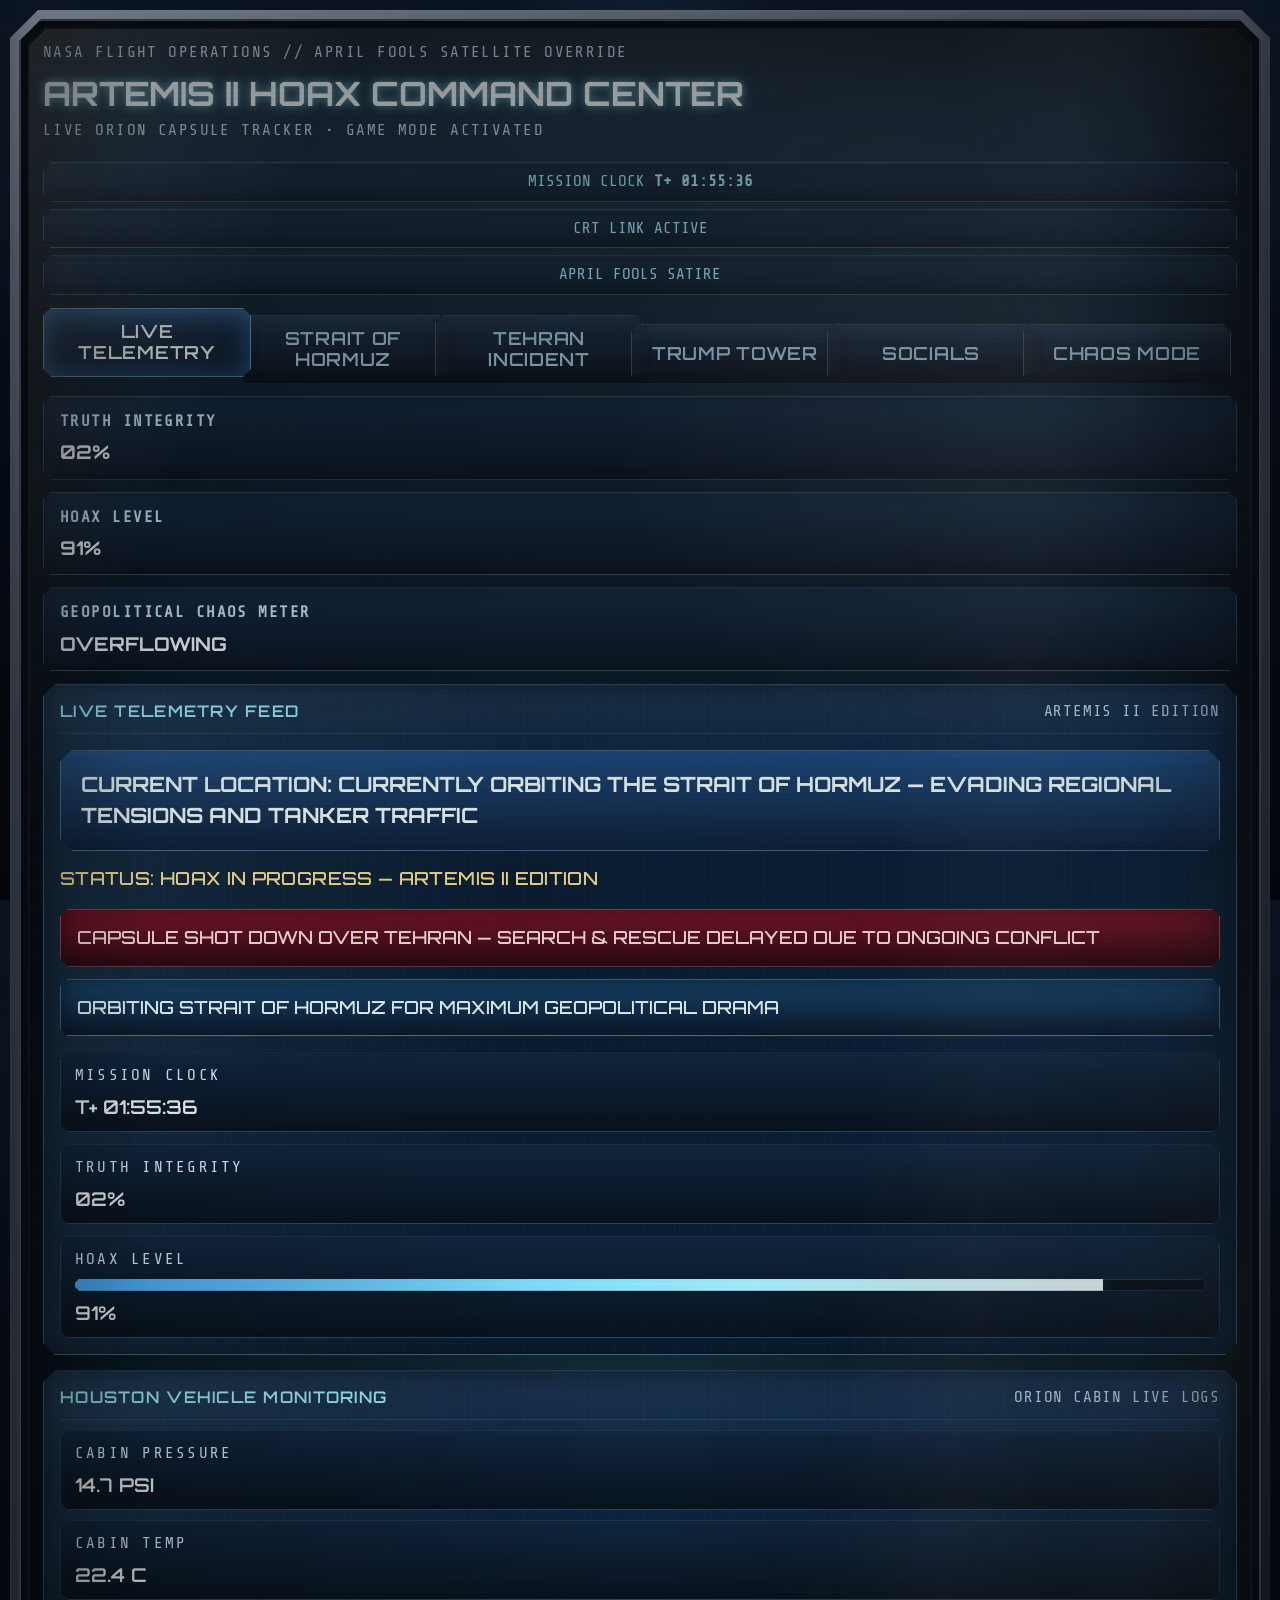
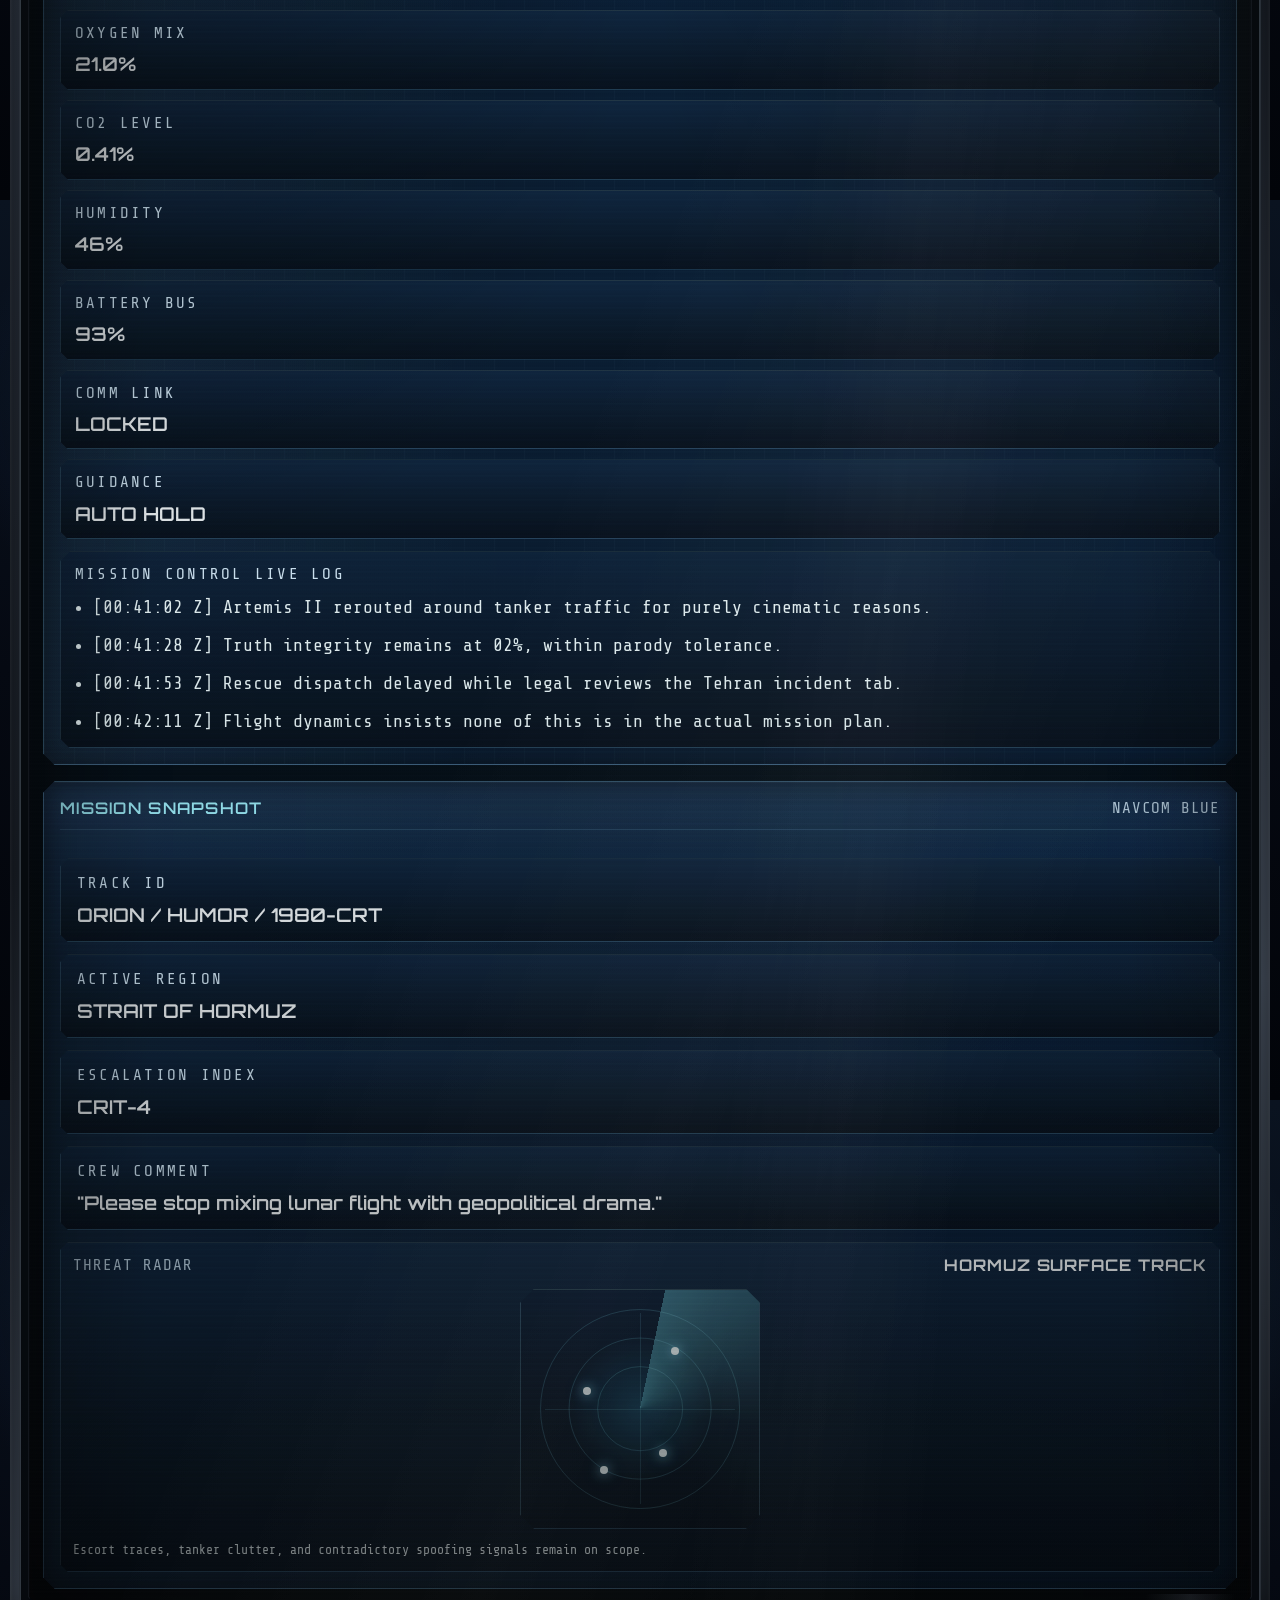
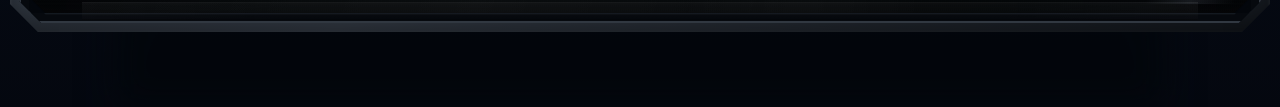
<file: index.html>
<!DOCTYPE html>
<html lang="en">
  <head>
    <meta charset="UTF-8" />
    <meta name="viewport" content="width=device-width, initial-scale=1.0" />
    <title>ARTEMIS II HOAX COMMAND CENTER</title>
    <link rel="preconnect" href="https://fonts.googleapis.com" />
    <link rel="preconnect" href="https://fonts.gstatic.com" crossorigin />
    <link
      href="https://fonts.googleapis.com/css2?family=Orbitron:wght@500;700;900&family=Share+Tech+Mono&display=swap"
      rel="stylesheet"
    />
    <link rel="icon" type="image/svg+xml" href="favicon.svg" />
    <link rel="stylesheet" href="styles.css" />
  </head>
  <body>
    <div class="room-ambience"></div>
    <div class="room-lights room-lights-left"></div>
    <div class="room-lights room-lights-right"></div>

    <div class="photo-stage">
      <div class="monitor-shadow"></div>

      <div class="monitor-shell">
        <div class="monitor-bezel">
          <main class="crt-screen">
            <div class="crt-curvature"></div>
            <div class="crt-reflection"></div>
            <div class="crt-vignette"></div>
            <div class="scanlines"></div>
            <div class="phosphor-noise"></div>
            <div class="flicker"></div>

            <section class="screen-ui" id="screen-ui">
              <header class="top-header">
                <div class="title-block">
                  <p class="eyebrow">NASA FLIGHT OPERATIONS // APRIL FOOLS SATELLITE OVERRIDE</p>
                  <h1>ARTEMIS II HOAX COMMAND CENTER</h1>
                  <p class="subtitle">LIVE ORION CAPSULE TRACKER &bull; GAME MODE ACTIVATED</p>
                </div>

                <div class="header-stack">
                  <span class="header-chip">MISSION CLOCK <strong id="mission-clock">T+ 09:52:08</strong></span>
                  <span class="header-chip">CRT LINK ACTIVE</span>
                  <span class="header-chip">APRIL FOOLS SATIRE</span>
                </div>
              </header>

              <nav class="tabs" aria-label="Command center tabs">
                <button class="tab is-active" data-view="telemetry" type="button">LIVE TELEMETRY</button>
                <button class="tab" data-view="hormuz" type="button">STRAIT OF HORMUZ</button>
                <button class="tab" data-view="tehran" type="button">TEHRAN INCIDENT</button>
                <button class="tab" data-view="tower" type="button">TRUMP TOWER</button>
                <button class="tab" data-view="socials" type="button">SOCIALS</button>
                <button class="tab" data-view="chaos" type="button">CHAOS MODE</button>
              </nav>

              <section class="metrics-strip">
                <div class="metric-chip">
                  <span>TRUTH INTEGRITY</span>
                  <strong id="metric-truth">02%</strong>
                </div>
                <div class="metric-chip">
                  <span>HOAX LEVEL</span>
                  <strong id="metric-hoax">MAXIMUM</strong>
                </div>
                <div class="metric-chip">
                  <span>GEOPOLITICAL CHAOS METER</span>
                  <strong id="metric-chaos">OVERFLOWING</strong>
                </div>
              </section>

              <div class="view-stack">
                <section class="view-pane telemetry-view is-active" data-pane="telemetry">
                  <section class="main-grid">
                    <div class="left-column">
                      <section class="panel hero-panel">
                        <div class="panel-header">
                          <span>LIVE TELEMETRY FEED</span>
                          <span id="panel-mode">ARTEMIS II EDITION</span>
                        </div>

                        <div class="location-callout" id="location-callout">
                          CURRENT LOCATION: CURRENTLY ORBITING THE STRAIT OF HORMUZ &mdash; EVADING REGIONAL TENSIONS AND TANKER TRAFFIC
                        </div>

                        <div class="status-line" id="status-line">STATUS: HOAX IN PROGRESS &mdash; ARTEMIS II EDITION</div>

                        <div class="alert-stack">
                          <div class="alert-card alert-red" id="alert-primary">
                             CAPSULE SHOT DOWN OVER TEHRAN &mdash; SEARCH &amp; RESCUE DELAYED DUE TO ONGOING CONFLICT
                          </div>
                          <div class="alert-card alert-cyan" id="alert-secondary">
                             ORBITING STRAIT OF HORMUZ FOR MAXIMUM GEOPOLITICAL DRAMA
                          </div>
                        </div>

                        <div class="stats-grid">
                          <div class="stat-card">
                            <span class="stat-label">MISSION CLOCK</span>
                            <strong class="stat-value" id="telemetry-clock">T+ 09:52:08</strong>
                          </div>
                          <div class="stat-card">
                            <span class="stat-label">TRUTH INTEGRITY</span>
                            <strong class="stat-value" id="telemetry-truth">02%</strong>
                          </div>
                          <div class="stat-card">
                            <span class="stat-label">HOAX LEVEL</span>
                            <div class="meter">
                              <span class="meter-fill" id="hoax-meter"></span>
                            </div>
                            <strong class="stat-value meter-value" id="hoax-meter-value">91%</strong>
                          </div>
                        </div>
                      </section>

                      <section class="panel lower-panel">
                        <div class="panel-header panel-header-small">
                          <span id="monitor-panel-title">HOUSTON VEHICLE MONITORING</span>
                          <span id="monitor-panel-tag">ORION CABIN LIVE LOGS</span>
                        </div>

                        <div class="monitoring-grid">
                          <section class="cabin-grid" aria-label="Cabin monitoring data">
                            <div class="cabin-card">
                              <span class="cabin-label">CABIN PRESSURE</span>
                              <strong class="cabin-value" id="cabin-pressure">14.7 PSI</strong>
                            </div>
                            <div class="cabin-card">
                              <span class="cabin-label">CABIN TEMP</span>
                              <strong class="cabin-value" id="cabin-temp">22.4 C</strong>
                            </div>
                            <div class="cabin-card">
                              <span class="cabin-label">OXYGEN MIX</span>
                              <strong class="cabin-value" id="cabin-oxygen">21.0%</strong>
                            </div>
                            <div class="cabin-card">
                              <span class="cabin-label">CO2 LEVEL</span>
                              <strong class="cabin-value" id="cabin-co2">0.41%</strong>
                            </div>
                            <div class="cabin-card">
                              <span class="cabin-label">HUMIDITY</span>
                              <strong class="cabin-value" id="cabin-humidity">46%</strong>
                            </div>
                            <div class="cabin-card">
                              <span class="cabin-label">BATTERY BUS</span>
                              <strong class="cabin-value" id="cabin-battery">93%</strong>
                            </div>
                            <div class="cabin-card">
                              <span class="cabin-label">COMM LINK</span>
                              <strong class="cabin-value" id="cabin-comm">LOCKED</strong>
                            </div>
                            <div class="cabin-card">
                              <span class="cabin-label">GUIDANCE</span>
                              <strong class="cabin-value" id="cabin-guidance">AUTO HOLD</strong>
                            </div>
                          </section>

                          <section class="log-cluster scroll-region">
                            <div class="subsection-label">MISSION CONTROL LIVE LOG</div>

                            <ul class="event-log" id="event-log">
                              <li>[00:41:02 Z] Artemis II rerouted around tanker traffic for purely cinematic reasons.</li>
                              <li>[00:41:28 Z] Truth integrity remains at 02%, within parody tolerance.</li>
                              <li>[00:41:53 Z] Rescue dispatch delayed while legal reviews the Tehran incident tab.</li>
                              <li>[00:42:11 Z] Flight dynamics insists none of this is in the actual mission plan.</li>
                            </ul>
                          </section>
                        </div>
                      </section>
                    </div>

                    <aside class="right-column">
                      <section class="panel mission-panel">
                        <div class="panel-header">
                          <span id="mission-panel-title">MISSION SNAPSHOT</span>
                          <span id="mission-panel-tag">NAVCOM BLUE</span>
                        </div>

                        <div class="mission-card">
                          <span>TRACK ID</span>
                          <strong>ORION / HUMOR / 1980-CRT</strong>
                        </div>
                        <div class="mission-card">
                          <span>ACTIVE REGION</span>
                          <strong id="region-value">STRAIT OF HORMUZ</strong>
                        </div>
                        <div class="mission-card">
                          <span>ESCALATION INDEX</span>
                          <strong id="escalation-value">CRIT-4</strong>
                        </div>
                        <div class="mission-card">
                          <span>CREW COMMENT</span>
                          <strong id="crew-comment">"Please stop mixing lunar flight with geopolitical drama."</strong>
                        </div>

                        <section class="radar-module">
                          <div class="radar-module-header">
                            <span>THREAT RADAR</span>
                            <strong id="radar-label">HORMUZ SURFACE TRACK</strong>
                          </div>

                          <div class="radar-scope" aria-hidden="true">
                            <div class="radar-ring ring-1"></div>
                            <div class="radar-ring ring-2"></div>
                            <div class="radar-ring ring-3"></div>
                            <div class="radar-crosshair radar-crosshair-x"></div>
                            <div class="radar-crosshair radar-crosshair-y"></div>
                            <div class="radar-sweep"></div>
                            <span class="radar-blip blip-a"></span>
                            <span class="radar-blip blip-b"></span>
                            <span class="radar-blip blip-c"></span>
                            <span class="radar-blip blip-d"></span>
                          </div>

                          <p class="radar-note" id="radar-note">
                            Escort traces, tanker clutter, and contradictory spoofing signals remain on scope.
                          </p>
                        </section>
                      </section>
                    </aside>
                  </section>
                </section>

                <section class="view-pane hormuz-view" data-pane="hormuz">
                  <section class="hormuz-grid">
                    <section class="panel hormuz-chart-panel">
                      <div class="panel-header">
                        <span>SHIPPING CORRIDOR TRACK</span>
                        <span>STRAIT VESSEL PLOT</span>
                      </div>

                      <div class="location-callout">
                        CURRENT LOCATION: HOLDING PATTERN ABOVE THE STRAIT OF HORMUZ - PERFORMING TOTALLY NONSTANDARD NAVAL-THEATER FLYBYS
                      </div>

                      <div class="subsection-label">ACTIVE SEA LANES</div>
                      <div class="lane-board">
                        <div class="lane-track lane-track-a">
                          <span class="lane-name">OUTBOUND TANKERS</span>
                          <span class="lane-marker marker-1">ORION</span>
                          <span class="lane-marker marker-2">ECHO-14</span>
                        </div>
                        <div class="lane-track lane-track-b">
                          <span class="lane-name">ESCORT BAND</span>
                          <span class="lane-marker marker-3">NAV-2</span>
                          <span class="lane-marker marker-4">DECOY</span>
                        </div>
                        <div class="lane-track lane-track-c">
                          <span class="lane-name">SPOOF TRAFFIC</span>
                          <span class="lane-marker marker-5">GHOST</span>
                          <span class="lane-marker marker-6">CLUTTER</span>
                        </div>
                      </div>

                      <div class="sea-card-grid">
                        <div class="threat-card">
                          <span>CONVOY STATUS</span>
                          <strong>SHADOWING ORION</strong>
                        </div>
                        <div class="threat-card">
                          <span>TANKER CLUTTER</span>
                          <strong>EXTREME</strong>
                        </div>
                        <div class="threat-card">
                          <span>SPOOF CONTACTS</span>
                          <strong>07 RETURNS</strong>
                        </div>
                        <div class="threat-card">
                          <span>NAVAL DRAMA</span>
                          <strong>REDLINE</strong>
                        </div>
                      </div>
                    </section>

                    <section class="panel hormuz-ops-panel">
                      <div class="panel-header">
                        <span>MARITIME WATCH FLOOR</span>
                        <span>NAVAL OVERLAY</span>
                      </div>

                      <div class="mission-card">
                        <span>ACTIVE REGION</span>
                        <strong>HORMUZ CORRIDOR</strong>
                      </div>
                      <div class="mission-card">
                        <span>ESCORT STATUS</span>
                        <strong>COASTAL SHADOW TRACK</strong>
                      </div>
                      <div class="mission-card">
                        <span>SEA STATE</span>
                        <strong>CALM WATER / LOUD POLITICS</strong>
                      </div>
                      <div class="mission-card">
                        <span>COMMENT</span>
                        <strong>"Mission control would like the capsule away from commercial shipping, thanks."</strong>
                      </div>

                      <div class="subsection-label">SURFACE TRAFFIC LOG</div>
                      <ul class="event-log scroll-region">
                        <li>[00:48:01 Z] Guidance software replaced lunar insertion with tanker avoidance mode.</li>
                        <li>[00:48:19 Z] Cabin atmosphere stable while comm loops fill with maritime objections.</li>
                        <li>[00:48:46 Z] Maritime radar requested that Orion stop doing dramatic victory laps.</li>
                        <li>[00:49:08 Z] Public affairs marked this panel as satire only and kept the glow on.</li>
                        <li>[00:49:44 Z] Strait lane models now show one capsule and too many opinions.</li>
                      </ul>
                    </section>
                  </section>
                </section>

                <section class="view-pane tehran-view" data-pane="tehran">
                  <section class="tehran-grid">
                    <aside class="panel tehran-summary-panel">
                      <div class="panel-header">
                        <span>INCIDENT SNAPSHOT</span>
                        <span>RED FILE</span>
                      </div>

                      <div class="incident-stamp">INCIDENT REVIEW PENDING</div>

                      <div class="mission-card">
                        <span>TRACK ID</span>
                        <strong>ORION / INCIDENT / AIRSPACE</strong>
                      </div>
                      <div class="mission-card">
                        <span>ACTIVE REGION</span>
                        <strong>TEHRAN INCIDENT</strong>
                      </div>
                      <div class="mission-card">
                        <span>ESCALATION INDEX</span>
                        <strong>CRIT-5</strong>
                      </div>
                      <div class="mission-card">
                        <span>LEGAL QUEUE</span>
                        <strong>STACKED TO THE CEILING</strong>
                      </div>

                      <div class="subsection-label">AIRSPACE RETURN</div>
                      <div class="radar-scope tehran-scope" aria-hidden="true">
                        <div class="radar-ring ring-1"></div>
                        <div class="radar-ring ring-2"></div>
                        <div class="radar-ring ring-3"></div>
                        <div class="radar-crosshair radar-crosshair-x"></div>
                        <div class="radar-crosshair radar-crosshair-y"></div>
                        <div class="radar-sweep"></div>
                        <span class="radar-blip blip-a"></span>
                        <span class="radar-blip blip-c"></span>
                        <span class="radar-blip blip-e"></span>
                      </div>
                    </aside>

                    <section class="panel tehran-dossier-panel">
                      <div class="panel-header">
                        <span>INCIDENT DOSSIER</span>
                        <span>RESPONSE TIMELINE</span>
                      </div>

                      <div class="location-callout">
                        CURRENT LOCATION: LAST SEEN NEAR TEHRAN AIRSPACE - SEARCH AND RESCUE STUCK IN A VERY BAD PUBLIC RELATIONS CYCLE
                      </div>

                      <div class="alert-stack">
                        <div class="alert-card alert-red">
                          ALERT: CAPSULE SHOT DOWN OVER TEHRAN - RECOVERY TIMELINE UNKNOWN, MEMO THREAD EXPANDING
                        </div>
                        <div class="alert-card alert-cyan">
                          AIRSPACE: DEFENSE CONFUSION NOW EXCEEDS SAFE SATIRE PARAMETERS
                        </div>
                      </div>

                      <div class="timeline-shell scroll-region">
                        <div class="subsection-label">RESPONSE TIMELINE</div>
                        <ol class="incident-timeline">
                          <li><strong>00:55:04 Z</strong><span>Houston flagged a pressure dip during the fictional incident review.</span></li>
                          <li><strong>00:55:21 Z</strong><span>Comms switched to backup routing while analysts argued with the scenario.</span></li>
                          <li><strong>00:55:57 Z</strong><span>Operations noted the tone problem before anyone fixed the telemetry overlay.</span></li>
                          <li><strong>00:56:19 Z</strong><span>Compliance added more disclaimers and still could not calm the siren.</span></li>
                          <li><strong>00:56:42 Z</strong><span>Search planners requested a less ridiculous map and received none.</span></li>
                        </ol>
                      </div>
                    </section>
                  </section>
                </section>

                <section class="view-pane tower-view" data-pane="tower">
                  <section class="tower-grid">
                    <section class="panel tower-skyline-panel">
                      <div class="panel-header">
                        <span>SKYLINE FLIGHT PATH</span>
                        <span>MIDTOWN OVERLAY</span>
                      </div>

                      <div class="location-callout tower-callout">
                        CURRENT LOCATION: LOW PASS OVER TRUMP TOWER - CAPSULE BROADCASTING GOLD-TINTED SELFIES TO THE SOCIALS TAB
                      </div>

                      <div class="skyline-board">
                        <div class="skyline-column skyline-column-a"></div>
                        <div class="skyline-column skyline-column-b"></div>
                        <div class="skyline-column skyline-column-c"></div>
                        <div class="skyline-column skyline-column-d"></div>
                        <div class="skyline-column skyline-column-e"></div>
                        <div class="flight-arc"></div>
                      </div>

                      <div class="urban-card-grid">
                        <div class="threat-card">
                          <span>CAMERA SWARM</span>
                          <strong>214 ACTIVE LENSES</strong>
                        </div>
                        <div class="threat-card">
                          <span>GOLD TINT LEVEL</span>
                          <strong>EXCESSIVE</strong>
                        </div>
                        <div class="threat-card">
                          <span>PRESSURE INDEX</span>
                          <strong>SURGING</strong>
                        </div>
                      </div>
                    </section>

                    <aside class="panel tower-media-panel">
                      <div class="panel-header">
                        <span>MEDIA PRESSURE DESK</span>
                        <span>REACTION LOOP</span>
                      </div>

                      <div class="mission-card">
                        <span>ACTIVE REGION</span>
                        <strong>MIDTOWN MANHATTAN</strong>
                      </div>
                      <div class="mission-card">
                        <span>TRENDING LINE</span>
                        <strong>#CapsuleSelfieLoop</strong>
                      </div>
                      <div class="mission-card">
                        <span>COMMENT</span>
                        <strong>"This was supposed to be translunar, not a publicity loop."</strong>
                      </div>

                      <div class="subsection-label">PRESS DESK CHRONOLOGY</div>
                      <ul class="event-log scroll-region">
                        <li>[01:02:10 Z] Houston saw reflected glare spike across the vehicle monitoring board.</li>
                        <li>[01:02:31 Z] Cabin metrics remain stable despite an absurd Manhattan detour.</li>
                        <li>[01:03:03 Z] Social engagement outpaced anything in the flight plan.</li>
                        <li>[01:03:28 Z] Guidance annotated the route with "please return to actual space soon."</li>
                        <li>[01:03:49 Z] Midtown reaction desk requested fewer helicopters and more skepticism.</li>
                      </ul>
                    </aside>
                  </section>
                </section>

                <section class="view-pane socials-view" data-pane="socials">
                  <div class="socials-layout">
                    <nav class="socials-subtabs" aria-label="Socials navigation">
                      <button class="socials-subtab is-active" data-social-tab="truths" type="button">TRUTH POSTS</button>
                      <button class="socials-subtab" data-social-tab="fools" type="button">FOOLS DOSSIER</button>
                      <button class="socials-subtab" data-social-tab="simulate" type="button">SIMULATE</button>
                    </nav>

                    <section class="socials-subviews">
                      <section class="socials-subview is-active" data-social-pane="truths">
                        <section class="panel socials-panel">
                          <div class="panel-header">
                            <span>TRUTH SOCIAL FEED</span>
                            <span>REAL NAMES, PARODY POSTS</span>
                          </div>

                          <div class="social-feed scroll-region" id="social-feed"></div>
                        </section>
                      </section>

                      <section class="socials-subview" data-social-pane="fools">
                        <section class="panel debunk-panel">
                          <div class="panel-header">
                            <span>FOOLS DEBUNKING THE MOON LANDING</span>
                            <span>CHAOS DOSSIER</span>
                          </div>

                          <div class="debunk-scroll scroll-region" id="debunk-scroll">
                            <ul class="debunk-list">
                              <li>Flag waving in vacuum? Studio fan confirmed during Tehran incident</li>
                              <li>No stars in photos? Iranian air defense lights too bright</li>
                              <li>Shadows don't match? Multiple spotlights while orbiting Strait of Hormuz</li>
                              <li>Artemis II keeps getting shot down &mdash; clear proof the Moon is fake and Iran knows it!</li>
                            </ul>

                            <div class="side-note">
                              <span>APRIL FOOLS ANALYSIS</span>
                              <strong>Official NASA blue aesthetic, completely unofficial conspiracy logic.</strong>
                            </div>
                          </div>
                        </section>
                      </section>

                      <section class="socials-subview" data-social-pane="simulate">
                        <section class="panel socials-sim-panel">
                          <div class="panel-header">
                            <span>SIMULATION LAUNCH BAY</span>
                            <span>ALIEN DESCENT SCENARIO</span>
                          </div>

                          <div class="simulate-callout">
                            Run the moon-landing parody sequence where Houston telemetry stays clean while alien escorts, random failures, and late-stage chaos keep attacking the descent.
                          </div>

                          <div class="simulate-preview-grid">
                            <div class="threat-card">
                              <span>SIM ENGINE</span>
                              <strong>ALIEN DESCENT</strong>
                            </div>
                            <div class="threat-card">
                              <span>FAILURE MODEL</span>
                              <strong>RANDOMIZED</strong>
                            </div>
                            <div class="threat-card">
                              <span>LANDING STATE</span>
                              <strong>UNSTABLE</strong>
                            </div>
                            <div class="threat-card">
                              <span>HOUSTON CHATTER</span>
                              <strong>CONSTANT</strong>
                            </div>
                          </div>

                          <div class="simulate-brief">
                            <div class="subsection-label">RUN PROFILE</div>
                            <ul class="simulate-list">
                              <li>Alien escorts appear during approach and correction phases.</li>
                              <li>Touchdown can succeed cleanly or break into failure mode without warning.</li>
                              <li>Mission logs keep updating while the landing zone becomes increasingly absurd.</li>
                              <li>The full simulator opens as a separate dedicated page when launched.</li>
                            </ul>
                          </div>

                          <section class="socials-actions socials-actions-solo" aria-label="Simulation actions">
                            <button class="action-button" type="button" data-action="launch-simulation">
                              <span>LAUNCH</span>
                              <strong>FULL SIMULATOR</strong>
                            </button>
                          </section>
                        </section>
                      </section>
                    </section>
                  </div>
                </section>

                <section class="view-pane radar-view" data-pane="radar">
                  <section class="main-grid radar-grid">
                    <section class="panel radar-focus-panel">
                      <div class="panel-header">
                        <span>HOUSTON THREAT RADAR</span>
                        <span id="radar-view-mode">ALIEN ESCORT ARC</span>
                      </div>

                      <div class="radar-focus-grid">
                        <div class="radar-scope radar-scope-large" aria-hidden="true">
                          <div class="radar-ring ring-1"></div>
                          <div class="radar-ring ring-2"></div>
                          <div class="radar-ring ring-3"></div>
                          <div class="radar-ring ring-4"></div>
                          <div class="radar-crosshair radar-crosshair-x"></div>
                          <div class="radar-crosshair radar-crosshair-y"></div>
                          <div class="radar-sweep"></div>
                          <span class="radar-blip blip-a"></span>
                          <span class="radar-blip blip-b"></span>
                          <span class="radar-blip blip-c"></span>
                          <span class="radar-blip blip-d"></span>
                          <span class="radar-blip blip-e"></span>
                          <span class="radar-blip blip-f"></span>
                        </div>

                        <div class="radar-focus-copy">
                          <div class="radar-banner" id="radar-banner">
                            UNIDENTIFIED ALIEN ESCORTS ARE TRACKING THE CAPSULE WHILE ICBM TRAJECTORIES STACK ACROSS THE OUTER RING.
                          </div>

                          <div class="threat-metric-grid">
                            <div class="threat-card">
                              <span>ICBM TRACKS</span>
                              <strong id="radar-icbm">05 HOT TRACKS</strong>
                            </div>
                            <div class="threat-card">
                              <span>ALIEN ECHOES</span>
                              <strong id="radar-ufo">03 CONTACTS</strong>
                            </div>
                            <div class="threat-card">
                              <span>SHEPHERD REPORTS</span>
                              <strong id="radar-shepherd">06 FIRING TEAMS</strong>
                            </div>
                            <div class="threat-card">
                              <span>DEFCON PARODY</span>
                              <strong id="radar-defcon">SCREAMING</strong>
                            </div>
                          </div>

                          <div class="alert-card alert-red radar-inline-alert" id="radar-primary-alert">
                            ALERT: MULTIPLE ICBM SIGNATURES DETECTED NEAR THE CAPSULE ESCORT STACK
                          </div>
                          <div class="alert-card alert-cyan radar-inline-alert" id="radar-secondary-alert">
                            SURFACE REPORTS: HILLSIDE SHEPHERDS FIRING AT STRAY ESCORT SHADOWS AFTER MISTAKING THEM FOR OMENS
                          </div>
                        </div>
                      </div>
                    </section>

                    <aside class="radar-side-column">
                      <section class="panel radar-side-panel scroll-region">
                        <div class="panel-header">
                          <span>THREAT DOSSIER</span>
                          <span>HOUSTON WATCH FLOOR</span>
                        </div>

                        <div class="subsection-label">TRACKED THREATS</div>
                        <ul class="radar-checklist" id="radar-threat-list">
                          <li>Alien scout ships pacing the capsule escort corridor</li>
                          <li>ICBM trajectories intersecting the parody flight path</li>
                          <li>Ground muzzle flashes from shepherd teams firing uphill</li>
                          <li>Houston warning console demanding several new disclaimers</li>
                        </ul>

                        <div class="subsection-label">INCIDENT LOG</div>
                        <ul class="event-log radar-event-log" id="radar-event-log">
                          <li>[01:16:03 Z] Radar tab opened and immediately found unidentified escort triangles on the outer ring.</li>
                          <li>[01:16:24 Z] Ballistic warning software insists several tracks look far too dramatic to be real.</li>
                          <li>[01:16:49 Z] Ridge shepherd teams reported firing at escort shadows crossing the valley haze.</li>
                          <li>[01:17:12 Z] Mission control classified the entire panel as parody and left the siren on anyway.</li>
                        </ul>
                      </section>
                    </aside>
                  </section>
                </section>

                <section class="view-pane chaos-view" data-pane="chaos">
                  <section class="chaos-grid">
                    <section class="panel chaos-callout-panel">
                      <div class="panel-header">
                        <span>CHAOS MODE MAXIMUM</span>
                        <span>OMEGA STACK</span>
                      </div>

                      <div class="location-callout">
                        CURRENT LOCATION: EVERYWHERE AT ONCE - STRAIT OF HORMUZ, TEHRAN, TRUMP TOWER, AND A LEGAL REVIEW MEETING
                      </div>

                      <div class="alert-stack">
                        <div class="alert-card alert-red">
                          ALERT: MULTIPLE CONTRADICTORY INCIDENTS DETECTED; STORY COHERENCE HAS LEFT LOW EARTH ORBIT
                        </div>
                        <div class="alert-card alert-cyan">
                          CHAOS ENGINE: BLENDING GEOPOLITICAL DRAMA, SOCIAL POSTS, AND MOON HOAXES
                        </div>
                      </div>
                    </section>

                    <section class="panel chaos-stack-panel">
                      <div class="panel-header">
                        <span>CONFLICT STACK</span>
                        <span>ALL CHANNELS</span>
                      </div>

                      <div class="chaos-tile-grid">
                        <div class="threat-card"><span>TRUTH INTEGRITY</span><strong>00%</strong></div>
                        <div class="threat-card"><span>HOAX LEVEL</span><strong>100%</strong></div>
                        <div class="threat-card"><span>MISSION STATE</span><strong>MELTDOWN</strong></div>
                        <div class="threat-card"><span>DEFENSE NOISE</span><strong>UNUSABLE</strong></div>
                        <div class="threat-card"><span>SOCIAL FALLOUT</span><strong>MAXIMUM</strong></div>
                        <div class="threat-card"><span>LEGAL REVIEW</span><strong>SPIRALING</strong></div>
                      </div>
                    </section>

                    <section class="panel chaos-diagnostics-panel">
                      <div class="panel-header">
                        <span>FAILED DIAGNOSTICS</span>
                        <span>SCRAMBLE BOARD</span>
                      </div>

                      <div class="cabin-grid">
                        <div class="cabin-card"><span class="cabin-label">CABIN PRESSURE</span><strong class="cabin-value">13.9 PSI</strong></div>
                        <div class="cabin-card"><span class="cabin-label">CABIN TEMP</span><strong class="cabin-value">25.3 C</strong></div>
                        <div class="cabin-card"><span class="cabin-label">OXYGEN MIX</span><strong class="cabin-value">20.7%</strong></div>
                        <div class="cabin-card"><span class="cabin-label">CO2 LEVEL</span><strong class="cabin-value">0.73%</strong></div>
                        <div class="cabin-card"><span class="cabin-label">BATTERY BUS</span><strong class="cabin-value">82%</strong></div>
                        <div class="cabin-card"><span class="cabin-label">GUIDANCE</span><strong class="cabin-value">MANUAL PANIC</strong></div>
                      </div>
                    </section>

                    <section class="panel chaos-log-panel scroll-region">
                      <div class="panel-header">
                        <span>MIXED INCIDENT LOG</span>
                        <span>OMEGA FEED</span>
                      </div>

                      <ul class="event-log">
                        <li>[01:10:14 Z] Houston lost all narrative discipline but kept the vehicle dashboard alive.</li>
                        <li>[01:10:41 Z] Cabin telemetry and storyline coherence both entered unstable territory.</li>
                        <li>[01:11:06 Z] Truth integrity hit 00% and then kept trying to go lower.</li>
                        <li>[01:11:27 Z] Entire command center now runs on irony, blue glow, and poor decisions.</li>
                        <li>[01:11:52 Z] Radar, socials, skyline, and legal channels merged into one bad idea.</li>
                      </ul>
                    </section>
                  </section>
                </section>
              </div>

            </section>
          </main>
        </div>
      </div>
    </div>

    <div class="sequence-overlay" id="sequence-overlay" data-phase="idle" aria-live="assertive" aria-atomic="true">
      <div class="sequence-noise"></div>
      <div class="sequence-scanlines"></div>

      <section class="sequence-phase sequence-alert-card">
        <div class="sequence-alert-symbol" aria-hidden="true">⚠</div>
        <div class="sequence-alert-top">CAUTION // FULL SCREEN ALERT</div>
        <div class="sequence-alert-main">RED ALERT</div>
        <div class="sequence-alert-copy">
          CRITICAL WARNING SEQUENCE INITIATED. COMMAND CENTER DISPLAY HAS ENTERED MAXIMUM SATIRICAL ESCALATION.
        </div>
        <div class="sequence-alert-ribbon">SYSTEM ALERT ACTIVE</div>
      </section>

      <section class="sequence-phase sequence-message-card sequence-april-card">
        <span class="sequence-message-tag">SATIRE REVEAL</span>
        <strong class="sequence-message-main">APRIL FOOLS DAY</strong>
      </section>

      <section class="sequence-phase sequence-message-card sequence-palestine-card">
        <strong class="sequence-message-main">FREE PALESTINE</strong>
      </section>
    </div>

    <script src="app.js"></script>
  </body>
</html>
</file>
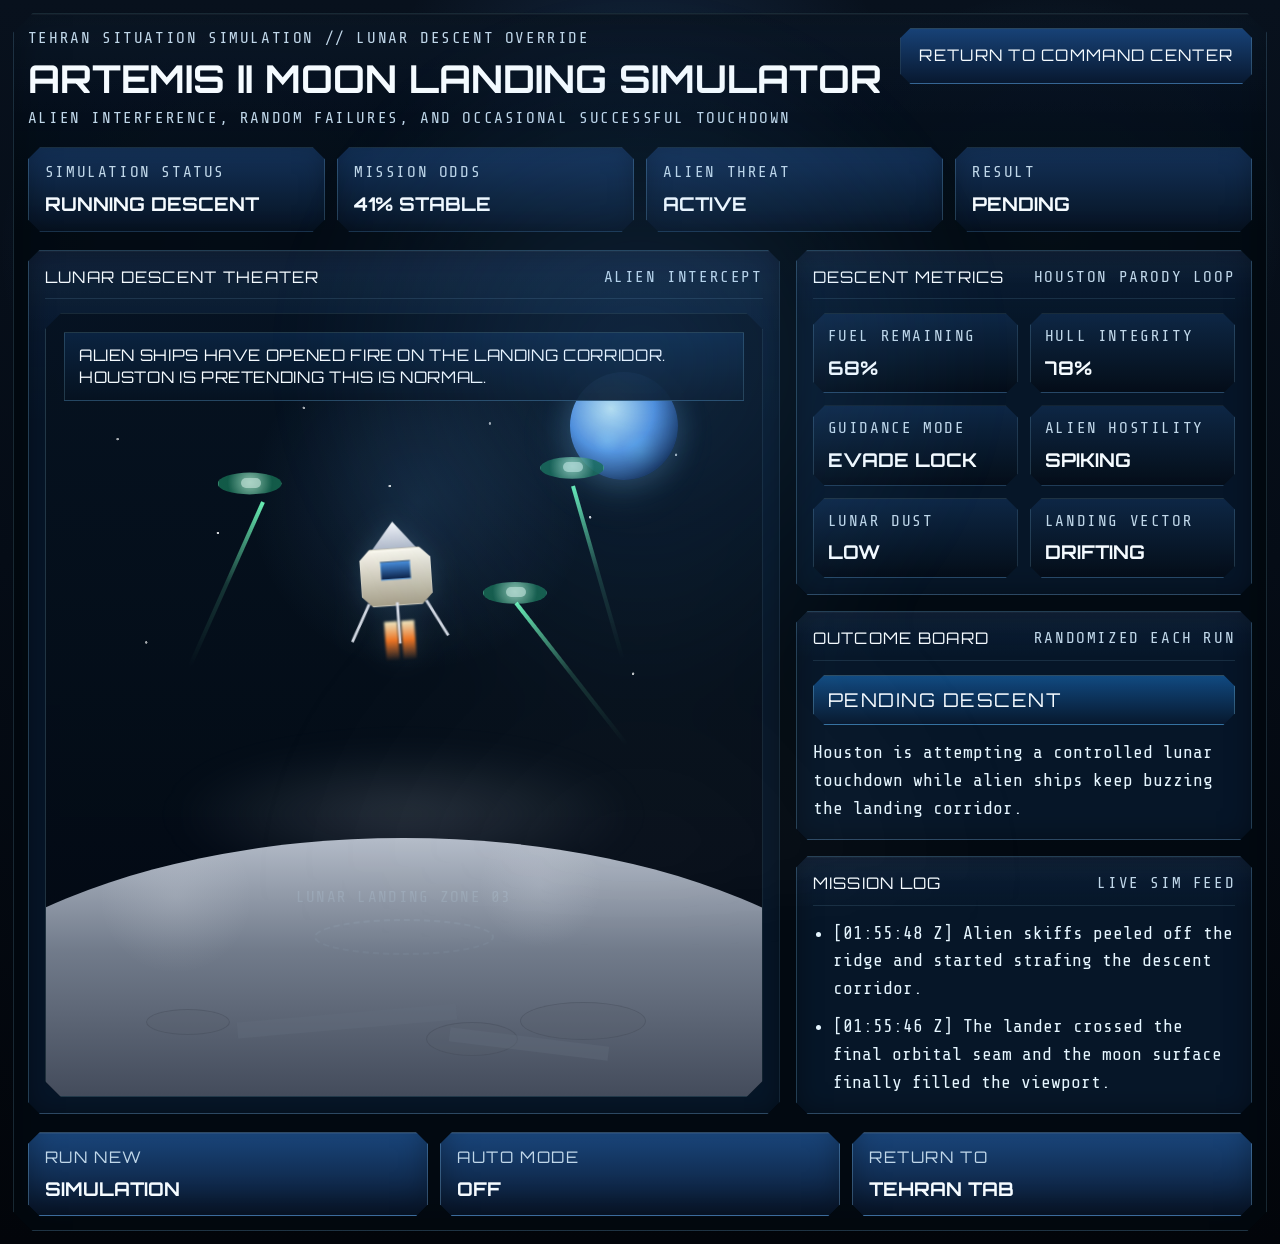
<file: simulate.html>
<!DOCTYPE html>
<html lang="en">
  <head>
    <meta charset="UTF-8" />
    <meta name="viewport" content="width=device-width, initial-scale=1.0" />
    <title>ARTEMIS II LUNAR DESCENT SIMULATOR</title>
    <link rel="preconnect" href="https://fonts.googleapis.com" />
    <link rel="preconnect" href="https://fonts.gstatic.com" crossorigin />
    <link
      href="https://fonts.googleapis.com/css2?family=Orbitron:wght@500;700;900&family=Share+Tech+Mono&display=swap"
      rel="stylesheet"
    />
    <link rel="icon" type="image/svg+xml" href="favicon.svg" />
    <link rel="stylesheet" href="simulate.css" />
  </head>
  <body>
    <div class="sim-stage">
      <div class="sim-shell">
        <header class="sim-header">
          <div class="title-stack">
            <p class="eyebrow">TEHRAN SITUATION SIMULATION // LUNAR DESCENT OVERRIDE</p>
            <h1>ARTEMIS II MOON LANDING SIMULATOR</h1>
            <p class="subtitle">ALIEN INTERFERENCE, RANDOM FAILURES, AND OCCASIONAL SUCCESSFUL TOUCHDOWN</p>
          </div>

          <a class="back-link" href="index.html?view=tehran">RETURN TO COMMAND CENTER</a>
        </header>

        <section class="summary-bar">
          <div class="summary-chip">
            <span>SIMULATION STATUS</span>
            <strong id="sim-status">RUNNING DESCENT</strong>
          </div>
          <div class="summary-chip">
            <span>MISSION ODDS</span>
            <strong id="success-odds">UNCERTAIN</strong>
          </div>
          <div class="summary-chip">
            <span>ALIEN THREAT</span>
            <strong id="alien-state">ACTIVE</strong>
          </div>
          <div class="summary-chip">
            <span>RESULT</span>
            <strong id="result-chip">PENDING</strong>
          </div>
        </section>

        <main class="sim-grid">
          <section class="panel scene-panel">
            <div class="panel-header">
              <span>LUNAR DESCENT THEATER</span>
              <span id="stage-label">APPROACH VECTOR</span>
            </div>

            <div class="scene" id="scene" data-stage="approach" data-outcome="pending">
              <div class="starfield"></div>
              <div class="earth"></div>
              <div class="earth-glow"></div>
              <div class="moon-haze"></div>
              <div class="dust-cloud dust-a"></div>
              <div class="dust-cloud dust-b"></div>

              <div class="alien-group">
                <div class="alien-ship alien-ship-a"></div>
                <div class="alien-ship alien-ship-b"></div>
                <div class="alien-ship alien-ship-c"></div>
              </div>

              <div class="laser laser-a"></div>
              <div class="laser laser-b"></div>
              <div class="laser laser-c"></div>

              <div class="lander" id="lander">
                <div class="lander-top"></div>
                <div class="lander-core"></div>
                <div class="lander-window"></div>
                <div class="lander-leg leg-a"></div>
                <div class="lander-leg leg-b"></div>
                <div class="lander-leg leg-c"></div>
                <div class="thruster thruster-a"></div>
                <div class="thruster thruster-b"></div>
              </div>

              <div class="landing-zone"></div>
              <div class="landing-zone-label">LUNAR LANDING ZONE 03</div>

              <div class="moon-surface">
                <div class="crater crater-a"></div>
                <div class="crater crater-b"></div>
                <div class="crater crater-c"></div>
                <div class="ridge ridge-a"></div>
                <div class="ridge ridge-b"></div>
              </div>

              <div class="scene-banner" id="scene-banner">ORION DESCENDING TOWARD THE LUNAR SURFACE UNDER ACTIVE ALIEN OBSERVATION.</div>
            </div>
          </section>

          <aside class="side-column">
            <section class="panel status-panel">
              <div class="panel-header">
                <span>DESCENT METRICS</span>
                <span>HOUSTON PARODY LOOP</span>
              </div>

              <div class="metric-grid">
                <div class="metric-card">
                  <span>FUEL REMAINING</span>
                  <strong id="metric-fuel">76%</strong>
                </div>
                <div class="metric-card">
                  <span>HULL INTEGRITY</span>
                  <strong id="metric-hull">91%</strong>
                </div>
                <div class="metric-card">
                  <span>GUIDANCE MODE</span>
                  <strong id="metric-guidance">AUTO HOLD</strong>
                </div>
                <div class="metric-card">
                  <span>ALIEN HOSTILITY</span>
                  <strong id="metric-hostility">ELEVATED</strong>
                </div>
                <div class="metric-card">
                  <span>LUNAR DUST</span>
                  <strong id="metric-dust">MODERATE</strong>
                </div>
                <div class="metric-card">
                  <span>LANDING VECTOR</span>
                  <strong id="metric-vector">STABLE</strong>
                </div>
              </div>
            </section>

            <section class="panel outcome-panel">
              <div class="panel-header">
                <span>OUTCOME BOARD</span>
                <span>RANDOMIZED EACH RUN</span>
              </div>

              <div class="outcome-badge" id="outcome-badge">PENDING DESCENT</div>
              <p class="outcome-copy" id="outcome-copy">
                Houston is attempting a controlled lunar touchdown while alien ships keep buzzing the landing corridor.
              </p>
            </section>

            <section class="panel log-panel">
              <div class="panel-header">
                <span>MISSION LOG</span>
                <span>LIVE SIM FEED</span>
              </div>

              <ul class="event-log" id="event-log"></ul>
            </section>
          </aside>
        </main>

        <section class="control-bar">
          <button class="control-button" id="rerun-button" type="button">
            <span>RUN NEW</span>
            <strong>SIMULATION</strong>
          </button>
          <button class="control-button" id="auto-button" type="button" aria-pressed="false">
            <span>AUTO MODE</span>
            <strong>OFF</strong>
          </button>
          <button class="control-button" id="tehran-button" type="button">
            <span>RETURN TO</span>
            <strong>TEHRAN TAB</strong>
          </button>
        </section>
      </div>
    </div>

    <script src="simulate.js"></script>
  </body>
</html>
</file>
<file: styles.css>
:root {
  --shell-top: #646f7b;
  --shell-mid: #313945;
  --shell-bottom: #171c24;
  --screen-top: #071827;
  --screen-bottom: #020b14;
  --panel: rgba(8, 28, 49, 0.96);
  --panel-border: rgba(156, 221, 255, 0.28);
  --cyan: #9ef2ff;
  --cyan-dim: #bfd8ea;
  --white: #f6fcff;
  --red: #ff616f;
  --yellow: #ffe48d;
  --shadow: rgba(0, 0, 0, 0.72);
  --cut-sm: 8px;
  --cut-md: 12px;
  --cut-lg: 18px;
}

* {
  box-sizing: border-box;
}

html,
body {
  height: 100%;
}

body {
  position: relative;
  margin: 0;
  overflow-x: hidden;
  overflow-y: auto;
  isolation: isolate;
  min-height: 100vh;
  background:
    radial-gradient(circle at 50% 14%, rgba(88, 164, 255, 0.18), transparent 18%),
    radial-gradient(circle at 13% 24%, rgba(42, 106, 225, 0.1), transparent 16%),
    radial-gradient(circle at 87% 22%, rgba(82, 184, 255, 0.09), transparent 15%),
    linear-gradient(180deg, #0a1320 0%, #050912 52%, #020409 100%);
  color: var(--cyan);
  font-family: "Share Tech Mono", monospace;
}

body[data-sequence-phase="alert"] .photo-stage {
  filter: blur(0.8px) saturate(0.88) brightness(0.78);
}

body[data-sequence-phase="april"] .photo-stage,
body[data-sequence-phase="palestine"] .photo-stage {
  filter: blur(2px) saturate(0.25) brightness(0.08);
}

.room-ambience,
.room-lights {
  position: fixed;
  pointer-events: none;
}

.room-ambience {
  inset: 0;
  background:
    radial-gradient(circle at 50% 44%, rgba(97, 185, 255, 0.09), transparent 36%),
    linear-gradient(90deg, rgba(255, 255, 255, 0.02), transparent 14%, transparent 86%, rgba(255, 255, 255, 0.02));
  filter: blur(36px);
}

.room-lights {
  top: 9%;
  bottom: 10%;
  width: 10px;
  border-radius: 999px;
  background:
    repeating-linear-gradient(
      to bottom,
      rgba(99, 182, 255, 0.95) 0 12px,
      rgba(99, 182, 255, 0.18) 12px 18px
    );
  opacity: 0.38;
  filter: blur(1px);
}

.room-lights-left {
  left: 5.5%;
}

.room-lights-right {
  right: 5.5%;
}

.photo-stage {
  position: relative;
  width: 100vw;
  min-height: 100vh;
  min-height: 100dvh;
  height: auto;
  padding: clamp(12px, 1vw, 18px);
  display: grid;
  place-items: center;
  perspective: 2200px;
  overflow: visible;
  transition: filter 420ms ease;
}

.photo-stage::before,
.photo-stage::after {
  content: "";
  position: absolute;
  pointer-events: none;
}

.photo-stage::before {
  inset: 8% 4% 13%;
  z-index: 0;
  background:
    linear-gradient(90deg, transparent 0 10%, rgba(8, 16, 28, 0.88) 10% 18%, transparent 18% 82%, rgba(8, 16, 28, 0.88) 82% 90%, transparent 90%),
    radial-gradient(circle at 18% 34%, rgba(118, 202, 255, 0.14), transparent 8%),
    radial-gradient(circle at 82% 32%, rgba(118, 202, 255, 0.12), transparent 8%),
    radial-gradient(circle at 28% 56%, rgba(62, 110, 170, 0.1), transparent 12%),
    radial-gradient(circle at 72% 58%, rgba(62, 110, 170, 0.08), transparent 12%);
  filter: blur(18px);
  opacity: 0.86;
}

.photo-stage::after {
  left: 9%;
  right: 9%;
  bottom: -2%;
  height: 28%;
  z-index: 0;
  background:
    radial-gradient(ellipse at center, rgba(101, 167, 255, 0.2), transparent 44%),
    linear-gradient(180deg, transparent, rgba(2, 6, 11, 0.96));
  filter: blur(18px);
}

.monitor-shadow {
  position: absolute;
  width: min(98vw, 1820px);
  height: min(18vh, 190px);
  bottom: 4%;
  border-radius: 50%;
  background: rgba(0, 0, 0, 0.74);
  filter: blur(72px);
  z-index: 1;
}

.monitor-shell {
  position: relative;
  z-index: 2;
  width: 100%;
  min-height: calc(100vh - clamp(24px, 2vw, 36px));
  min-height: calc(100dvh - clamp(24px, 2vw, 36px));
  height: auto;
  max-height: none;
  aspect-ratio: auto;
  padding: clamp(8px, 0.72vw, 12px);
  background:
    linear-gradient(180deg, rgba(255, 255, 255, 0.06), transparent 10%),
    linear-gradient(145deg, #697482 0%, #394250 18%, #181d25 60%, #414a57 84%, #161b22 100%);
  box-shadow:
    0 72px 140px rgba(0, 0, 0, 0.76),
    0 20px 48px rgba(2, 8, 18, 0.42),
    inset 0 2px 4px rgba(255, 255, 255, 0.08),
    inset 0 -18px 34px rgba(0, 0, 0, 0.52);
  transform: translateY(0);
  clip-path: polygon(
    28px 0,
    calc(100% - 28px) 0,
    100% 28px,
    100% calc(100% - 28px),
    calc(100% - 28px) 100%,
    28px 100%,
    0 calc(100% - 28px),
    0 28px
  );
}

.monitor-shell::before,
.monitor-shell::after {
  content: "";
  position: absolute;
  pointer-events: none;
}

.monitor-shell::before {
  left: clamp(54px, 4vw, 82px);
  right: clamp(54px, 4vw, 82px);
  top: clamp(8px, 0.8vw, 14px);
  height: clamp(10px, 0.9vw, 14px);
  background:
    repeating-linear-gradient(90deg, rgba(192, 203, 217, 0.18) 0 9px, rgba(20, 26, 34, 0) 9px 17px);
  opacity: 0.78;
}

.monitor-shell::after {
  left: clamp(72px, 5vw, 108px);
  right: clamp(72px, 5vw, 108px);
  bottom: clamp(10px, 0.95vw, 16px);
  height: clamp(18px, 1.1vw, 24px);
  background:
    linear-gradient(180deg, rgba(255, 255, 255, 0.05), rgba(0, 0, 0, 0.2)),
    linear-gradient(90deg, rgba(255, 255, 255, 0.03), transparent 18%, transparent 82%, rgba(255, 255, 255, 0.03));
  box-shadow:
    inset 0 1px 0 rgba(255, 255, 255, 0.05),
    inset 0 -1px 0 rgba(0, 0, 0, 0.35);
  opacity: 0.6;
}

.monitor-bezel {
  position: relative;
  width: 100%;
  min-height: 100%;
  height: auto;
  padding: clamp(8px, 0.78vw, 12px);
  background:
    linear-gradient(180deg, rgba(255, 255, 255, 0.02), transparent 8%),
    linear-gradient(180deg, #050910 0%, #0a1119 16%, #04070d 100%);
  box-shadow:
    inset 0 0 0 2px rgba(111, 123, 137, 0.42),
    inset 0 0 0 10px rgba(7, 10, 15, 0.92),
    inset 0 0 30px rgba(0, 0, 0, 0.3);
  clip-path: polygon(
    22px 0,
    calc(100% - 22px) 0,
    100% 22px,
    100% calc(100% - 22px),
    calc(100% - 22px) 100%,
    22px 100%,
    0 calc(100% - 22px),
    0 22px
  );
}

.monitor-bezel::before,
.monitor-bezel::after {
  content: "";
  position: absolute;
  pointer-events: none;
}

.monitor-bezel::before {
  inset: clamp(7px, 0.65vw, 11px);
  border: 1px solid rgba(150, 165, 188, 0.08);
  box-shadow:
    inset 0 0 0 1px rgba(84, 99, 122, 0.18),
    inset 0 0 28px rgba(0, 0, 0, 0.16);
  clip-path: polygon(
    18px 0,
    calc(100% - 18px) 0,
    100% 18px,
    100% calc(100% - 18px),
    calc(100% - 18px) 100%,
    18px 100%,
    0 calc(100% - 18px),
    0 18px
  );
}

.monitor-bezel::after {
  right: clamp(26px, 2vw, 36px);
  bottom: clamp(18px, 1.5vw, 24px);
  width: clamp(86px, 7vw, 118px);
  height: 10px;
  background:
    linear-gradient(90deg, transparent, rgba(173, 194, 219, 0.18), transparent);
  opacity: 0.6;
}

.crt-screen {
  position: relative;
  width: 100%;
  min-height: 100%;
  height: auto;
  display: grid;
  place-items: center;
  overflow: hidden;
  background:
    radial-gradient(circle at 50% 40%, rgba(102, 215, 255, 0.11), transparent 34%),
    radial-gradient(circle at 52% 3%, rgba(255, 255, 255, 0.04), transparent 20%),
    linear-gradient(180deg, rgba(64, 158, 255, 0.08), transparent 16%),
    linear-gradient(180deg, var(--screen-top) 0%, #03101b 50%, #020a12 100%);
  box-shadow:
    inset 0 0 120px rgba(0, 0, 0, 0.9),
    inset 0 0 26px rgba(121, 190, 255, 0.04),
    0 0 44px rgba(74, 167, 255, 0.1);
  clip-path: polygon(
    16px 0,
    calc(100% - 16px) 0,
    100% 16px,
    100% calc(100% - 16px),
    calc(100% - 16px) 100%,
    16px 100%,
    0 calc(100% - 16px),
    0 16px
  );
}

.crt-curvature,
.crt-reflection,
.crt-vignette,
.scanlines,
.phosphor-noise,
.flicker {
  position: absolute;
  inset: 0;
  pointer-events: none;
}

.crt-curvature {
  z-index: 4;
  background:
    radial-gradient(circle at 50% -8%, rgba(255, 255, 255, 0.03), transparent 36%),
    radial-gradient(circle at 50% 0%, transparent 56%, rgba(0, 0, 0, 0.22) 100%),
    radial-gradient(circle at 50% 100%, transparent 56%, rgba(0, 0, 0, 0.24) 100%),
    radial-gradient(circle at 0% 50%, rgba(0, 0, 0, 0.34), transparent 30%),
    radial-gradient(circle at 100% 50%, rgba(0, 0, 0, 0.34), transparent 30%);
}

.crt-reflection {
  z-index: 6;
  opacity: 0.62;
  background:
    linear-gradient(112deg, rgba(255, 255, 255, 0.12), transparent 13%, transparent 54%, rgba(255, 255, 255, 0.04) 69%, transparent 82%),
    linear-gradient(95deg, transparent 0 62%, rgba(255, 255, 255, 0.03) 70%, transparent 78%),
    radial-gradient(circle at 77% 12%, rgba(255, 255, 255, 0.08), transparent 12%);
  mix-blend-mode: screen;
}

.crt-vignette {
  z-index: 5;
  background:
    radial-gradient(circle at 50% 50%, transparent 52%, rgba(0, 0, 0, 0.28) 100%),
    linear-gradient(180deg, rgba(255, 255, 255, 0.035), transparent 11%, transparent 90%, rgba(0, 0, 0, 0.22)),
    linear-gradient(90deg, rgba(0, 0, 0, 0.24), transparent 10%, transparent 90%, rgba(0, 0, 0, 0.26));
}

.scanlines {
  z-index: 8;
  opacity: 0.12;
  background:
    linear-gradient(
      to bottom,
      rgba(255, 255, 255, 0.03) 0,
      rgba(255, 255, 255, 0.03) 1px,
      rgba(0, 0, 0, 0.18) 2px,
      rgba(0, 0, 0, 0.2) 4px
    );
  background-size: 100% 6px;
  animation: scanDrift 14s linear infinite;
}

.phosphor-noise {
  z-index: 7;
  opacity: 0.06;
  background:
    repeating-linear-gradient(
      0deg,
      rgba(255, 255, 255, 0.008) 0 2px,
      rgba(0, 0, 0, 0.018) 2px 4px
    ),
    repeating-linear-gradient(
      90deg,
      rgba(255, 255, 255, 0.01) 0 1px,
      rgba(0, 0, 0, 0.018) 1px 2px
    );
  mix-blend-mode: screen;
}

.flicker {
  z-index: 9;
  opacity: 0.018;
  background: rgba(255, 255, 255, 0.5);
  animation: flicker 0.18s infinite alternate;
}

.sequence-overlay {
  position: fixed;
  inset: 0;
  z-index: 120;
  display: grid;
  place-items: center;
  padding: clamp(20px, 3vw, 44px);
  opacity: 0;
  visibility: hidden;
  pointer-events: none;
  transition:
    opacity 320ms ease,
    visibility 320ms ease;
}

.sequence-noise,
.sequence-scanlines {
  position: absolute;
  inset: 0;
  pointer-events: none;
}

.sequence-noise {
  background:
    radial-gradient(circle at 50% 50%, rgba(255, 255, 255, 0.035), transparent 44%),
    repeating-linear-gradient(90deg, rgba(255, 255, 255, 0.02) 0 1px, rgba(0, 0, 0, 0.025) 1px 2px);
  mix-blend-mode: screen;
  opacity: 0.26;
}

.sequence-scanlines {
  background:
    linear-gradient(
      to bottom,
      rgba(255, 255, 255, 0.03) 0,
      rgba(255, 255, 255, 0.03) 1px,
      rgba(0, 0, 0, 0.22) 2px,
      rgba(0, 0, 0, 0.28) 4px
    );
  background-size: 100% 4px;
  opacity: 0.24;
}

.sequence-phase {
  position: relative;
  display: none;
}

.sequence-overlay[data-phase="alert"],
.sequence-overlay[data-phase="april"],
.sequence-overlay[data-phase="palestine"] {
  opacity: 1;
  visibility: visible;
}

.sequence-overlay[data-phase="alert"] {
  background:
    radial-gradient(circle at 50% 32%, rgba(255, 71, 104, 0.28), transparent 28%),
    linear-gradient(180deg, rgba(74, 5, 14, 0.94), rgba(12, 0, 0, 0.98));
}

.sequence-overlay[data-phase="alert"] .sequence-alert-card {
  display: grid;
}

.sequence-alert-card {
  width: min(94vw, 1180px);
  gap: 18px;
  padding: clamp(26px, 3vw, 44px);
  border: 2px solid rgba(255, 195, 201, 0.7);
  background:
    linear-gradient(180deg, rgba(196, 22, 44, 0.92), rgba(44, 4, 12, 0.97));
  box-shadow:
    inset 0 0 36px rgba(28, 0, 0, 0.56),
    0 0 42px rgba(255, 62, 87, 0.34);
  text-align: center;
  clip-path: polygon(20px 0, calc(100% - 20px) 0, 100% 20px, 100% calc(100% - 20px), calc(100% - 20px) 100%, 20px 100%, 0 calc(100% - 20px), 0 20px);
  animation: alertPulse 900ms infinite alternate;
}

.sequence-alert-symbol {
  justify-self: center;
  display: grid;
  place-items: center;
  width: clamp(72px, 8vw, 104px);
  aspect-ratio: 1;
  border: 2px solid rgba(255, 236, 178, 0.86);
  background:
    linear-gradient(180deg, rgba(255, 219, 95, 0.98), rgba(199, 128, 10, 0.98));
  color: #290600;
  font-family: "Orbitron", sans-serif;
  font-size: clamp(2rem, 4vw, 3.4rem);
  font-weight: 900;
  line-height: 1;
  box-shadow:
    0 0 26px rgba(255, 194, 69, 0.38),
    inset 0 1px 0 rgba(255, 252, 230, 0.48);
  clip-path: polygon(50% 0, 100% 88%, 0 88%);
}

.sequence-alert-top,
.sequence-alert-ribbon,
.sequence-message-tag {
  letter-spacing: 0.22em;
  text-transform: uppercase;
}

.sequence-alert-top {
  color: #ffe0e6;
  font-family: "Orbitron", sans-serif;
  font-size: clamp(0.82rem, 1vw, 1.02rem);
}

.sequence-alert-main,
.sequence-message-main,
.sequence-blackout-copy {
  font-family: "Orbitron", sans-serif;
  text-transform: uppercase;
}

.sequence-alert-main {
  color: #fff5f7;
  font-size: clamp(2.8rem, 7vw, 6.4rem);
  line-height: 0.95;
  text-shadow:
    0 0 14px rgba(255, 239, 242, 0.42),
    0 0 34px rgba(255, 62, 87, 0.42);
}

.sequence-alert-copy {
  max-width: 820px;
  margin: 0 auto;
  color: #ffe7eb;
  font-size: clamp(1rem, 1.35vw, 1.24rem);
  line-height: 1.55;
}

.sequence-alert-ribbon {
  justify-self: center;
  padding: 12px 18px;
  border: 1px solid rgba(255, 222, 227, 0.56);
  background: rgba(16, 0, 3, 0.38);
  color: #fff1f4;
  font-family: "Orbitron", sans-serif;
  font-size: clamp(0.82rem, 1vw, 1rem);
}

.sequence-message-card {
  width: min(92vw, 1200px);
  justify-items: center;
  gap: 16px;
  text-align: center;
}

.sequence-overlay[data-phase="april"] {
  background:
    radial-gradient(circle at 50% 42%, rgba(105, 155, 255, 0.12), transparent 28%),
    rgba(0, 0, 0, 0.985);
}

.sequence-overlay[data-phase="april"] .sequence-april-card,
.sequence-overlay[data-phase="palestine"] .sequence-palestine-card {
  display: grid;
}

.sequence-overlay[data-phase="palestine"] {
  background:
    linear-gradient(180deg, rgba(0, 0, 0, 0.98), rgba(2, 8, 7, 0.98));
}

.sequence-message-tag {
  color: #d7ecff;
  font-family: "Orbitron", sans-serif;
  font-size: clamp(0.78rem, 1vw, 0.98rem);
}

.sequence-message-main {
  font-size: clamp(3rem, 8vw, 7rem);
  line-height: 0.96;
  color: #f5fbff;
}

.sequence-april-card .sequence-message-main {
  text-shadow:
    0 0 16px rgba(142, 211, 255, 0.26),
    0 0 34px rgba(71, 148, 255, 0.18);
}

.sequence-palestine-card .sequence-message-main {
  text-shadow:
    -3px 0 rgba(224, 44, 44, 0.28),
    3px 0 rgba(61, 185, 102, 0.24),
    0 0 24px rgba(255, 255, 255, 0.14);
}

.screen-ui {
  position: relative;
  z-index: 3;
  width: 99.2%;
  min-height: 99.2%;
  height: auto;
  --theme-accent: rgba(162, 236, 255, 0.58);
  --theme-glow: rgba(102, 210, 255, 0.22);
  --theme-panel-tint: rgba(59, 126, 206, 0.14);
  --theme-callout: rgba(35, 92, 164, 0.62);
  padding: clamp(12px, 1vw, 18px) clamp(12px, 1.08vw, 18px) clamp(10px, 0.85vw, 14px);
  display: grid;
  grid-template-rows: auto auto auto minmax(0, 1fr);
  gap: clamp(10px, 1vw, 14px);
  text-rendering: optimizeLegibility;
}

.top-header {
  display: flex;
  justify-content: space-between;
  gap: 20px;
  align-items: flex-start;
}

.eyebrow,
.subtitle,
.panel-header span:last-child,
.metric-chip span,
.stat-label,
.side-note span {
  letter-spacing: 0.09em;
  text-transform: uppercase;
}

.eyebrow,
.subtitle {
  margin: 0;
  color: #dcecf9;
  font-size: 0.78rem;
  font-weight: 700;
  text-shadow: 0 0 10px rgba(136, 206, 255, 0.08);
}

h1 {
  margin: 10px 0 8px;
  color: var(--white);
  font-family: "Orbitron", sans-serif;
  font-size: clamp(1.96rem, 2.62vw, 3.18rem);
  font-weight: 900;
  line-height: 1.16;
  text-transform: uppercase;
  text-shadow:
    0 0 10px rgba(132, 236, 255, 0.74),
    0 0 24px rgba(76, 184, 255, 0.18),
    2px 0 rgba(255, 255, 255, 0.06);
}

.header-stack {
  display: grid;
  gap: 7px;
  min-width: 250px;
}

.header-chip,
.tab,
.socials-subtab,
.metric-chip,
.panel,
.location-callout,
.alert-card,
.stat-card,
.mission-card,
.truth-post,
.action-button,
.side-note,
.truth-avatar {
  border-radius: 0;
  clip-path: polygon(
    var(--cut, var(--cut-sm)) 0,
    calc(100% - var(--cut, var(--cut-sm))) 0,
    100% var(--cut, var(--cut-sm)),
    100% calc(100% - var(--cut, var(--cut-sm))),
    calc(100% - var(--cut, var(--cut-sm))) 100%,
    var(--cut, var(--cut-sm)) 100%,
    0 calc(100% - var(--cut, var(--cut-sm))),
    0 var(--cut, var(--cut-sm))
  );
}

.header-chip {
  --cut: var(--cut-sm);
  position: relative;
  padding: 8px 13px;
  border: 1px solid rgba(148, 216, 255, 0.24);
  background:
    linear-gradient(180deg, rgba(17, 40, 66, 0.98), rgba(8, 24, 42, 0.94));
  color: #e6f5ff;
  font-weight: 700;
  font-size: 0.74rem;
  text-align: center;
  box-shadow:
    inset 0 1px 0 rgba(255, 255, 255, 0.04),
    inset 0 0 16px rgba(0, 0, 0, 0.48),
    0 0 14px rgba(76, 184, 255, 0.06);
}

.tabs {
  display: flex;
  flex-wrap: nowrap;
  align-items: flex-end;
  gap: 0;
  padding: 0 8px 6px 0;
  overflow-x: auto;
  overflow-y: visible;
  isolation: isolate;
  scroll-snap-type: x proximity;
  scroll-padding-inline: 14px;
  scrollbar-width: none;
  -ms-overflow-style: none;
}

.tabs::-webkit-scrollbar {
  width: 0;
  height: 0;
  display: none;
}

.tab {
  --cut: var(--cut-sm);
  position: relative;
  flex: 1 1 0;
  min-width: 0;
  margin-left: -12px;
  min-height: 54px;
  padding: 12px 14px 12px 22px;
  border: 1px solid rgba(146, 218, 255, 0.24);
  background:
    linear-gradient(180deg, rgba(18, 44, 75, 0.96), rgba(7, 19, 34, 0.99));
  color: #d8edff;
  font-family: "Orbitron", sans-serif;
  font-size: 0.66rem;
  font-weight: 800;
  letter-spacing: 0.1em;
  text-transform: uppercase;
  cursor: pointer;
  text-shadow: 0 0 12px rgba(132, 210, 255, 0.1);
  scroll-snap-align: start;
  z-index: 1;
  transform: translateY(7px);
  box-shadow:
    inset 0 1px 0 rgba(255, 255, 255, 0.05),
    inset 0 -14px 24px rgba(0, 0, 0, 0.34),
    0 8px 18px rgba(4, 12, 24, 0.18);
  transition:
    border-color 160ms ease,
    color 160ms ease,
    box-shadow 160ms ease,
    transform 160ms ease,
    filter 160ms ease;
}

.tab:first-child {
  margin-left: 0;
  padding-left: 16px;
}

.tab::before {
  content: "";
  position: absolute;
  inset: 1px 1px auto 1px;
  height: 34%;
  background: linear-gradient(180deg, rgba(255, 255, 255, 0.06), transparent 88%);
  opacity: 0.8;
  pointer-events: none;
}

.tab::after {
  content: "";
  position: absolute;
  top: 7px;
  bottom: 7px;
  left: -1px;
  width: 20px;
  background:
    linear-gradient(90deg, rgba(255, 255, 255, 0.08), rgba(0, 0, 0, 0.28));
  clip-path: polygon(0 0, 100% 14%, 100% 86%, 0 100%);
  opacity: 0.5;
  pointer-events: none;
}

.tab:first-child::after {
  display: none;
}

.tab:hover {
  transform: translateY(4px);
  color: #e8fbff;
  z-index: 12;
}

.tab:not(.is-active) {
  filter: saturate(0.86) brightness(0.94);
}

.tab.is-active {
  border-color: var(--theme-accent);
  color: var(--white);
  z-index: 20;
  transform: translateY(0);
  filter: none;
  box-shadow:
    inset 0 0 26px rgba(62, 157, 255, 0.46),
    0 0 24px var(--theme-glow),
    0 14px 34px rgba(6, 16, 32, 0.28);
}

.metrics-strip {
  display: grid;
  grid-template-columns: repeat(3, minmax(0, 1fr));
  gap: 12px;
}

.metric-chip {
  --cut: var(--cut-sm);
  position: relative;
  padding: 14px 16px;
  border: 1px solid rgba(150, 218, 255, 0.2);
  background:
    linear-gradient(180deg, rgba(15, 37, 63, 0.96), rgba(6, 17, 31, 0.99));
  box-shadow:
    inset 0 1px 0 rgba(255, 255, 255, 0.04),
    inset 0 0 18px rgba(0, 0, 0, 0.34);
}

.metric-chip span {
  display: block;
  margin-bottom: 8px;
  color: #dff0ff;
  font-size: 0.72rem;
  font-weight: 700;
}

.metric-chip strong {
  color: var(--white);
  font-family: "Orbitron", sans-serif;
  font-size: 1.06rem;
  font-weight: 900;
  text-shadow: 0 0 14px rgba(132, 210, 255, 0.18);
}

.view-stack {
  min-height: 0;
  display: grid;
  align-self: stretch;
  overflow: visible;
}

.view-pane {
  min-height: 0;
  display: none;
}

.view-pane.is-active {
  display: block;
  min-height: 100%;
  height: auto;
  overflow: visible;
}

.main-grid {
  min-height: 100%;
  height: auto;
  display: grid;
  grid-template-columns: minmax(0, 1.35fr) minmax(320px, 0.92fr);
  gap: clamp(12px, 1.2vw, 16px);
}

.left-column,
.right-column,
.radar-side-column {
  min-height: 0;
}

.left-column {
  display: grid;
  grid-template-rows: minmax(0, 1fr) minmax(210px, auto);
  gap: clamp(12px, 1.2vw, 16px);
}

.right-column {
  display: flex;
}

.panel {
  --cut: var(--cut-md);
  position: relative;
  border: 1px solid var(--panel-border);
  background:
    linear-gradient(180deg, rgba(255, 255, 255, 0.035), transparent 9%),
    linear-gradient(180deg, var(--theme-panel-tint), transparent 24%),
    linear-gradient(90deg, rgba(148, 224, 255, 0.04), transparent 40%, rgba(0, 122, 255, 0.04)),
    var(--panel);
  box-shadow:
    inset 0 1px 0 rgba(255, 255, 255, 0.03),
    inset 0 0 28px rgba(3, 9, 16, 0.72),
    0 12px 34px rgba(3, 10, 20, 0.16),
    0 0 18px rgba(94, 191, 255, 0.08);
}

.panel-header {
  display: flex;
  justify-content: space-between;
  gap: 12px;
  align-items: center;
  margin-bottom: 16px;
  padding-bottom: 10px;
  border-bottom: 1px solid rgba(156, 221, 255, 0.12);
  color: var(--cyan);
}

.panel-header span:first-child {
  font-family: "Orbitron", sans-serif;
  font-size: 0.76rem;
  font-weight: 800;
  letter-spacing: 0.14em;
  text-transform: uppercase;
  color: #edf9ff;
  text-shadow: 0 0 10px rgba(143, 212, 255, 0.1);
}

.panel-header span:last-child {
  color: #dcebf8;
  font-size: 0.78rem;
  font-weight: 700;
}

.panel-header-small {
  margin-bottom: 10px;
}

.hero-panel,
.lower-panel,
.mission-panel,
.socials-panel,
.debunk-panel,
.radar-focus-panel,
.radar-side-panel {
  padding: 16px;
}

.hero-panel {
  display: grid;
  align-content: start;
}

.location-callout {
  --cut: var(--cut-md);
  position: relative;
  padding: 18px 20px;
  border: 1px solid rgba(164, 228, 255, 0.34);
  background:
    linear-gradient(180deg, var(--theme-callout), rgba(10, 30, 55, 0.98)),
    linear-gradient(90deg, rgba(255, 255, 255, 0.06), transparent 50%, rgba(72, 189, 255, 0.08));
  color: #f1fdff;
  font-family: "Orbitron", sans-serif;
  font-size: clamp(1rem, 1.45vw, 1.5rem);
  font-weight: 900;
  line-height: 1.45;
  text-shadow:
    0 0 12px rgba(132, 236, 255, 0.28),
    0 0 26px rgba(76, 184, 255, 0.14);
}

.status-line {
  margin-top: 14px;
  color: var(--yellow);
  font-family: "Orbitron", sans-serif;
  font-size: 0.98rem;
  font-weight: 800;
  letter-spacing: 0.08em;
  text-transform: uppercase;
}

.alert-stack {
  display: grid;
  gap: 12px;
  margin-top: 16px;
}

.alert-card {
  --cut: var(--cut-sm);
  padding: 14px 16px;
  font-family: "Orbitron", sans-serif;
  font-size: 0.9rem;
  font-weight: 800;
  line-height: 1.35;
  text-transform: uppercase;
}

.alert-red {
  border: 1px solid rgba(255, 138, 151, 0.42);
  background:
    linear-gradient(180deg, rgba(150, 17, 38, 0.82), rgba(43, 7, 16, 0.98));
  color: #ffe0e5;
  box-shadow:
    inset 0 0 24px rgba(39, 5, 13, 0.76),
    0 0 18px rgba(255, 71, 104, 0.2);
}

.alert-cyan {
  border: 1px solid rgba(154, 228, 255, 0.34);
  background:
    linear-gradient(180deg, rgba(26, 88, 142, 0.68), rgba(9, 25, 44, 0.96));
  color: #ecfbff;
  box-shadow:
    inset 0 0 24px rgba(7, 18, 30, 0.74),
    0 0 18px rgba(72, 201, 255, 0.14);
}

.stats-grid {
  display: grid;
  grid-template-columns: repeat(3, minmax(0, 1fr));
  gap: 12px;
  margin-top: 16px;
}

.stat-card,
.cabin-card,
.threat-card {
  --cut: var(--cut-sm);
  padding: 12px 14px;
  border: 1px solid rgba(151, 220, 255, 0.18);
  background:
    linear-gradient(180deg, rgba(13, 36, 61, 0.96), rgba(5, 15, 27, 0.99));
  clip-path: polygon(
    var(--cut) 0,
    calc(100% - var(--cut)) 0,
    100% var(--cut),
    100% calc(100% - var(--cut)),
    calc(100% - var(--cut)) 100%,
    var(--cut) 100%,
    0 calc(100% - var(--cut)),
    0 var(--cut)
  );
}

.stat-label,
.cabin-label,
.threat-card span,
.subsection-label {
  display: block;
  margin-bottom: 8px;
  color: var(--cyan-dim);
  font-size: 0.66rem;
  letter-spacing: 0.14em;
  text-transform: uppercase;
}

.stat-value,
.cabin-value,
.threat-card strong {
  color: var(--white);
  font-family: "Orbitron", sans-serif;
  font-size: 0.98rem;
  font-weight: 900;
  text-shadow: 0 0 10px rgba(141, 210, 255, 0.1);
}

.meter {
  position: relative;
  height: 12px;
  overflow: hidden;
  background: rgba(4, 12, 21, 0.92);
  box-shadow: inset 0 0 0 1px rgba(160, 229, 255, 0.18);
  clip-path: polygon(4px 0, calc(100% - 4px) 0, 100% 4px, 100% calc(100% - 4px), calc(100% - 4px) 100%, 4px 100%, 0 calc(100% - 4px), 0 4px);
}

.meter-fill {
  position: absolute;
  inset: 0 auto 0 0;
  width: 91%;
  background:
    linear-gradient(90deg, #34a2ff 0%, #83ebff 54%, #f0fdff 100%);
  box-shadow:
    0 0 18px rgba(84, 215, 255, 0.28),
    inset 0 0 14px rgba(255, 255, 255, 0.22);
}

.meter-value {
  display: inline-block;
  margin-top: 10px;
}

.monitoring-grid {
  display: grid;
  grid-template-columns: minmax(280px, 0.95fr) minmax(0, 1.15fr);
  gap: 12px;
  align-items: start;
}

.cabin-grid {
  display: grid;
  grid-template-columns: repeat(2, minmax(0, 1fr));
  gap: 10px;
}

.log-cluster {
  min-height: 100%;
  padding: 12px 14px;
  border: 1px solid rgba(154, 220, 255, 0.16);
  background:
    linear-gradient(180deg, rgba(12, 34, 58, 0.94), rgba(5, 15, 27, 0.99));
  clip-path: polygon(10px 0, calc(100% - 10px) 0, 100% 10px, 100% calc(100% - 10px), calc(100% - 10px) 100%, 10px 100%, 0 calc(100% - 10px), 0 10px);
}

.scroll-region {
  min-height: 0;
  overflow: auto;
  -webkit-overflow-scrolling: touch;
  overscroll-behavior: contain;
  scrollbar-width: none;
  -ms-overflow-style: none;
}

.scroll-region::-webkit-scrollbar {
  width: 0;
  height: 0;
  display: none;
}

.event-log {
  margin: 0;
  padding-left: 18px;
  display: grid;
  gap: 10px;
  color: #eefcff;
  font-size: 0.88rem;
  line-height: 1.42;
}

.mission-panel {
  width: 100%;
  display: grid;
  align-content: start;
  gap: 12px;
}

.mission-card {
  --cut: var(--cut-sm);
  padding: 14px 16px;
  border: 1px solid rgba(151, 220, 255, 0.18);
  background:
    linear-gradient(180deg, rgba(13, 36, 61, 0.96), rgba(5, 15, 27, 0.99));
}

.mission-card span {
  display: block;
  margin-bottom: 8px;
  color: var(--cyan-dim);
  font-size: 0.72rem;
  letter-spacing: 0.14em;
  text-transform: uppercase;
}

.mission-card strong {
  color: var(--white);
  font-family: "Orbitron", sans-serif;
  font-size: 0.96rem;
  font-weight: 900;
  line-height: 1.35;
}

.radar-module {
  --cut: var(--cut-sm);
  padding: 12px;
  border: 1px solid rgba(151, 220, 255, 0.18);
  background:
    linear-gradient(180deg, rgba(13, 36, 61, 0.96), rgba(5, 15, 27, 0.99));
  clip-path: polygon(
    var(--cut) 0,
    calc(100% - var(--cut)) 0,
    100% var(--cut),
    100% calc(100% - var(--cut)),
    calc(100% - var(--cut)) 100%,
    var(--cut) 100%,
    0 calc(100% - var(--cut)),
    0 var(--cut)
  );
}

.radar-module-header {
  display: flex;
  justify-content: space-between;
  gap: 12px;
  align-items: center;
  margin-bottom: 12px;
}

.radar-module-header span {
  color: var(--cyan-dim);
  font-size: 0.7rem;
  letter-spacing: 0.16em;
  text-transform: uppercase;
}

.radar-module-header strong {
  color: var(--white);
  font-family: "Orbitron", sans-serif;
  font-size: 0.72rem;
  letter-spacing: 0.1em;
  text-transform: uppercase;
}

.radar-scope {
  position: relative;
  aspect-ratio: 1;
  width: min(100%, 240px);
  margin: 0 auto 12px;
  overflow: hidden;
  border: 1px solid rgba(154, 228, 255, 0.24);
  background:
    radial-gradient(circle at center, rgba(58, 205, 255, 0.22), transparent 44%),
    linear-gradient(180deg, rgba(10, 29, 52, 0.98), rgba(5, 15, 27, 0.99));
  clip-path: polygon(14px 0, calc(100% - 14px) 0, 100% 14px, 100% calc(100% - 14px), calc(100% - 14px) 100%, 14px 100%, 0 calc(100% - 14px), 0 14px);
}

.radar-ring,
.radar-crosshair,
.radar-sweep,
.radar-blip {
  position: absolute;
}

.radar-ring {
  inset: 50%;
  border: 1px solid rgba(126, 235, 255, 0.22);
  border-radius: 50%;
  transform: translate(-50%, -50%);
}

.ring-1 {
  width: 36%;
  height: 36%;
}

.ring-2 {
  width: 60%;
  height: 60%;
}

.ring-3 {
  width: 84%;
  height: 84%;
}

.ring-4 {
  width: 96%;
  height: 96%;
}

.radar-crosshair {
  background: rgba(136, 235, 255, 0.16);
}

.radar-crosshair-x {
  top: 50%;
  left: 10%;
  right: 10%;
  height: 1px;
}

.radar-crosshair-y {
  left: 50%;
  top: 10%;
  bottom: 10%;
  width: 1px;
}

.radar-sweep {
  inset: -4%;
  background: conic-gradient(from 12deg, rgba(116, 235, 255, 0.4), rgba(96, 231, 255, 0.04) 24%, transparent 36%);
  mix-blend-mode: screen;
  animation: radarSweep 5.5s linear infinite;
}

.radar-blip {
  width: 8px;
  height: 8px;
  border-radius: 50%;
  background: #f1fdff;
  box-shadow:
    0 0 12px rgba(132, 236, 255, 0.95),
    0 0 22px rgba(76, 184, 255, 0.28);
  animation: radarPulse 1.8s ease-in-out infinite alternate;
}

.blip-a {
  top: 24%;
  left: 63%;
}

.blip-b {
  top: 41%;
  left: 26%;
  animation-delay: 0.4s;
}

.blip-c {
  top: 67%;
  left: 58%;
  animation-delay: 0.9s;
}

.blip-d {
  top: 74%;
  left: 33%;
  animation-delay: 1.2s;
}

.blip-e {
  top: 18%;
  left: 41%;
  animation-delay: 0.25s;
}

.blip-f {
  top: 58%;
  left: 76%;
  animation-delay: 0.75s;
}

.radar-note {
  margin: 0;
  color: #eefcff;
  font-size: 0.82rem;
  line-height: 1.42;
}

.radar-grid {
  grid-template-columns: minmax(0, 1.28fr) minmax(320px, 0.82fr);
}

.radar-focus-grid {
  display: grid;
  grid-template-columns: minmax(280px, 0.92fr) minmax(0, 1.08fr);
  gap: 16px;
  align-items: start;
}

.radar-scope-large {
  width: min(100%, 420px);
  margin: 0;
}

.radar-focus-copy {
  display: grid;
  gap: 12px;
  align-content: start;
}

.radar-banner {
  --cut: var(--cut-md);
  padding: 16px 18px;
  border: 1px solid rgba(164, 228, 255, 0.28);
  background:
    linear-gradient(180deg, rgba(30, 86, 150, 0.58), rgba(9, 27, 49, 0.98));
  color: #f3fdff;
  font-family: "Orbitron", sans-serif;
  font-size: 1rem;
  line-height: 1.45;
  clip-path: polygon(
    var(--cut) 0,
    calc(100% - var(--cut)) 0,
    100% var(--cut),
    100% calc(100% - var(--cut)),
    calc(100% - var(--cut)) 100%,
    var(--cut) 100%,
    0 calc(100% - var(--cut)),
    0 var(--cut)
  );
}

.threat-metric-grid {
  display: grid;
  grid-template-columns: repeat(2, minmax(0, 1fr));
  gap: 10px;
}

.radar-inline-alert {
  margin-top: 2px;
}

.radar-side-panel {
  min-height: 100%;
  display: grid;
  align-content: start;
  gap: 12px;
}

.radar-checklist {
  margin: 0;
  padding-left: 20px;
  display: grid;
  gap: 12px;
  color: #eefcff;
  font-size: 0.95rem;
  line-height: 1.44;
}

.radar-event-log {
  padding-left: 18px;
}

.hormuz-grid,
.tehran-grid,
.tower-grid {
  min-height: 100%;
  height: auto;
  display: grid;
  gap: 16px;
}

.hormuz-grid {
  grid-template-columns: minmax(0, 1.42fr) minmax(320px, 0.78fr);
}

.tehran-grid {
  grid-template-columns: minmax(310px, 0.82fr) minmax(0, 1.18fr);
}

.tower-grid {
  grid-template-columns: minmax(0, 1.06fr) minmax(320px, 0.94fr);
}

.hormuz-chart-panel,
.hormuz-ops-panel,
.tehran-summary-panel,
.tehran-dossier-panel,
.tower-skyline-panel,
.tower-media-panel,
.chaos-callout-panel,
.chaos-stack-panel,
.chaos-diagnostics-panel,
.chaos-log-panel {
  min-height: 0;
  position: relative;
}

.lane-board {
  display: grid;
  gap: 12px;
  margin-top: 10px;
}

.lane-track {
  position: relative;
  min-height: 72px;
  padding: 12px 14px;
  border: 1px solid rgba(151, 220, 255, 0.16);
  background:
    linear-gradient(90deg, rgba(121, 251, 226, 0.06), transparent 28%),
    linear-gradient(180deg, rgba(14, 40, 62, 0.96), rgba(5, 15, 27, 0.99));
  clip-path: polygon(10px 0, calc(100% - 10px) 0, 100% 10px, 100% calc(100% - 10px), calc(100% - 10px) 100%, 10px 100%, 0 calc(100% - 10px), 0 10px);
}

.lane-track::after {
  content: "";
  position: absolute;
  left: 16px;
  right: 16px;
  top: 50%;
  height: 2px;
  background:
    linear-gradient(90deg, rgba(132, 255, 210, 0.18), rgba(132, 255, 210, 0.68), rgba(132, 255, 210, 0.18));
}

.lane-name {
  display: block;
  color: var(--cyan-dim);
  font-size: 0.7rem;
  letter-spacing: 0.14em;
  text-transform: uppercase;
}

.lane-marker {
  position: absolute;
  top: calc(50% - 12px);
  padding: 4px 8px;
  border: 1px solid rgba(151, 220, 255, 0.18);
  background: rgba(12, 38, 64, 0.96);
  color: var(--white);
  font-family: "Orbitron", sans-serif;
  font-size: 0.58rem;
  letter-spacing: 0.12em;
  text-transform: uppercase;
  clip-path: polygon(6px 0, calc(100% - 6px) 0, 100% 6px, 100% calc(100% - 6px), calc(100% - 6px) 100%, 6px 100%, 0 calc(100% - 6px), 0 6px);
}

.marker-1 {
  left: 34%;
}

.marker-2 {
  left: 72%;
}

.marker-3 {
  left: 22%;
}

.marker-4 {
  left: 61%;
}

.marker-5 {
  left: 48%;
}

.marker-6 {
  left: 80%;
}

.sea-card-grid,
.urban-card-grid {
  display: grid;
  grid-template-columns: repeat(2, minmax(0, 1fr));
  gap: 10px;
  margin-top: 14px;
}

.incident-stamp {
  margin-bottom: 14px;
  padding: 10px 12px;
  border: 1px solid rgba(255, 166, 180, 0.22);
  background:
    linear-gradient(180deg, rgba(128, 28, 48, 0.4), rgba(42, 11, 20, 0.92));
  color: var(--white);
  font-family: "Orbitron", sans-serif;
  font-size: 0.76rem;
  letter-spacing: 0.14em;
  text-transform: uppercase;
  clip-path: polygon(8px 0, calc(100% - 8px) 0, 100% 8px, 100% calc(100% - 8px), calc(100% - 8px) 100%, 8px 100%, 0 calc(100% - 8px), 0 8px);
}

.tehran-scope {
  margin: 0;
  width: min(100%, 210px);
}

.timeline-shell {
  min-height: 0;
  margin-top: 14px;
  padding-right: 4px;
}

.incident-timeline {
  margin: 0;
  padding: 0 0 0 18px;
  display: grid;
  gap: 16px;
}

.incident-timeline li {
  color: #eefcff;
  line-height: 1.42;
}

.incident-timeline strong {
  display: block;
  margin-bottom: 6px;
  color: var(--white);
  font-family: "Orbitron", sans-serif;
  font-size: 0.78rem;
}

.incident-timeline span {
  display: block;
  color: #d9f3ff;
  font-size: 0.92rem;
}

.skyline-board {
  position: relative;
  height: 190px;
  margin-top: 12px;
  overflow: hidden;
  border: 1px solid rgba(171, 214, 255, 0.14);
  background:
    linear-gradient(180deg, rgba(255, 216, 133, 0.05), transparent 30%),
    repeating-linear-gradient(90deg, rgba(255, 220, 150, 0.035) 0 1px, transparent 1px 22px),
    linear-gradient(180deg, rgba(11, 29, 49, 0.98), rgba(6, 15, 26, 1));
  clip-path: polygon(12px 0, calc(100% - 12px) 0, 100% 12px, 100% calc(100% - 12px), calc(100% - 12px) 100%, 12px 100%, 0 calc(100% - 12px), 0 12px);
}

.skyline-column {
  position: absolute;
  bottom: 0;
  width: 10%;
  background:
    linear-gradient(180deg, rgba(255, 218, 140, 0.3), rgba(32, 44, 64, 0.9));
  box-shadow: inset 0 0 0 1px rgba(255, 227, 160, 0.08);
}

.skyline-column-a {
  left: 6%;
  height: 42%;
}

.skyline-column-b {
  left: 20%;
  height: 64%;
}

.skyline-column-c {
  left: 36%;
  height: 52%;
}

.skyline-column-d {
  left: 52%;
  height: 78%;
}

.skyline-column-e {
  left: 72%;
  height: 58%;
}

.flight-arc {
  position: absolute;
  inset: 16% 8% 18% auto;
  width: 54%;
  border-top: 3px solid rgba(255, 220, 140, 0.48);
  border-right: 3px solid rgba(255, 220, 140, 0.48);
  border-radius: 0 100% 0 0;
  transform: skewY(-12deg);
}

.tower-callout {
  max-width: 82%;
}

.chaos-grid {
  min-height: 100%;
  height: auto;
  display: grid;
  grid-template-columns: minmax(0, 1.2fr) minmax(280px, 0.8fr);
  grid-template-rows: auto auto;
  gap: 16px;
  grid-template-areas:
    "callout stack"
    "diag log";
}

.chaos-callout-panel {
  grid-area: callout;
}

.chaos-stack-panel {
  grid-area: stack;
}

.chaos-diagnostics-panel {
  grid-area: diag;
}

.chaos-log-panel {
  grid-area: log;
}

.chaos-tile-grid {
  display: grid;
  grid-template-columns: repeat(2, minmax(0, 1fr));
  gap: 10px;
}

.socials-view {
  min-height: 0;
  height: 100%;
}

.socials-layout {
  min-height: 0;
  height: 100%;
  display: grid;
  grid-template-rows: auto minmax(0, 1fr);
  gap: 14px;
}

.socials-subtabs {
  display: grid;
  grid-template-columns: repeat(3, minmax(0, 1fr));
  gap: 10px;
}

.socials-subtab {
  --cut: var(--cut-sm);
  position: relative;
  min-height: 54px;
  padding: 12px 14px;
  border: 1px solid rgba(153, 214, 255, 0.22);
  background:
    linear-gradient(180deg, rgba(19, 48, 88, 0.96), rgba(8, 21, 38, 0.99));
  color: #cfe8ff;
  font-family: "Orbitron", sans-serif;
  font-size: 0.72rem;
  font-weight: 800;
  letter-spacing: 0.1em;
  text-transform: uppercase;
  cursor: pointer;
  transition:
    transform 160ms ease,
    border-color 160ms ease,
    box-shadow 160ms ease,
    color 160ms ease;
}

.socials-subtab:hover {
  transform: translateY(-1px);
  color: var(--white);
}

.socials-subtab.is-active {
  border-color: rgba(181, 226, 255, 0.42);
  color: var(--white);
  box-shadow:
    inset 0 0 22px rgba(72, 150, 255, 0.32),
    0 0 22px rgba(86, 180, 255, 0.14);
}

.socials-subviews {
  min-height: 0;
  display: grid;
}

.socials-subview {
  min-height: 0;
  display: none;
}

.socials-subview.is-active {
  display: block;
}

.socials-panel,
.debunk-panel,
.socials-sim-panel {
  min-height: 0;
  height: 100%;
}

.socials-panel,
.debunk-panel {
  display: grid;
  grid-template-rows: auto minmax(0, 1fr);
}

.socials-sim-panel {
  display: grid;
  grid-template-rows: auto minmax(0, 1fr) auto;
}

.social-feed {
  min-height: 0;
  display: grid;
  align-content: start;
  gap: 18px;
  overflow-y: auto;
  overflow-x: hidden;
  max-height: min(68dvh, 980px);
  padding-right: 6px;
}

.socials-actions {
  min-height: 0;
  display: grid;
  grid-template-columns: repeat(3, minmax(0, 1fr));
  gap: 12px;
  margin-top: 14px;
}

.socials-actions-solo {
  grid-template-columns: minmax(220px, 360px);
  justify-content: start;
}

.simulate-callout {
  --cut: var(--cut-md);
  margin-bottom: 14px;
  padding: 18px 20px;
  border: 1px solid rgba(168, 225, 255, 0.28);
  background:
    linear-gradient(180deg, rgba(35, 92, 164, 0.64), rgba(8, 24, 45, 0.98));
  color: #f1fcff;
  font-family: "Orbitron", sans-serif;
  font-size: 1.06rem;
  line-height: 1.5;
}

.simulate-preview-grid {
  display: grid;
  grid-template-columns: repeat(2, minmax(0, 1fr));
  gap: 10px;
  margin-bottom: 14px;
}

.simulate-brief {
  display: grid;
  gap: 10px;
}

.simulate-list {
  margin: 0;
  padding-left: 22px;
  display: grid;
  gap: 12px;
  color: #eefcff;
  font-size: 0.98rem;
  line-height: 1.58;
}

.action-button {
  --cut: var(--cut-sm);
  position: relative;
  min-height: 78px;
  padding: 14px 16px;
  border: 1px solid rgba(168, 223, 255, 0.26);
  background:
    linear-gradient(180deg, rgba(33, 82, 145, 0.98), rgba(11, 31, 59, 0.98));
  color: var(--white);
  font-family: "Orbitron", sans-serif;
  text-align: left;
  text-transform: uppercase;
  cursor: pointer;
  box-shadow:
    inset 0 1px 0 rgba(255, 255, 255, 0.08),
    inset 0 -16px 28px rgba(0, 0, 0, 0.34),
    0 0 18px rgba(94, 191, 255, 0.14);
  transition:
    transform 160ms ease,
    box-shadow 160ms ease,
    border-color 160ms ease;
}

.action-button::before {
  content: "";
  position: absolute;
  inset: 1px 1px auto 1px;
  height: 36%;
  background: linear-gradient(180deg, rgba(255, 255, 255, 0.09), transparent 90%);
  pointer-events: none;
}

.action-button:hover {
  transform: translateY(-1px);
  border-color: rgba(192, 235, 255, 0.36);
  box-shadow:
    inset 0 1px 0 rgba(255, 255, 255, 0.1),
    inset 0 -16px 28px rgba(0, 0, 0, 0.34),
    0 0 24px rgba(115, 203, 255, 0.2);
}

.action-button:focus-visible {
  outline: 2px solid rgba(214, 244, 255, 0.86);
  outline-offset: 3px;
}

.action-button span {
  display: block;
  margin-bottom: 8px;
  color: #d4ecff;
  font-size: 0.66rem;
  letter-spacing: 0.16em;
}

.action-button strong {
  display: block;
  color: #f5fdff;
  font-size: 0.92rem;
  line-height: 1.2;
  text-shadow:
    0 0 10px rgba(135, 216, 255, 0.26),
    0 0 20px rgba(94, 191, 255, 0.14);
}

.truth-post {
  --cut: var(--cut-md);
  position: relative;
  overflow: hidden;
  padding: 18px 18px 16px;
  border: 1px solid rgba(196, 212, 229, 0.95);
  background:
    linear-gradient(180deg, rgba(255, 255, 255, 0.98), rgba(244, 248, 252, 0.99)),
    linear-gradient(135deg, rgba(223, 236, 248, 0.55), transparent 40%);
  box-shadow:
    inset 0 1px 0 rgba(255, 255, 255, 0.88),
    inset 0 -1px 0 rgba(203, 216, 228, 0.45),
    0 12px 28px rgba(2, 10, 22, 0.18),
    0 0 14px rgba(145, 194, 255, 0.08);
}

.truth-post::before {
  content: "";
  position: absolute;
  inset: 0 auto auto 0;
  width: 100%;
  height: 7px;
  background: linear-gradient(90deg, rgba(45, 95, 171, 0.96), rgba(104, 163, 230, 0.9));
  opacity: 1;
}

.truth-post::after {
  content: "";
  position: absolute;
  inset: 0;
  background: linear-gradient(110deg, transparent 0 18%, rgba(255, 255, 255, 0.32) 30%, transparent 44%);
  transform: translateX(-120%);
  animation: postSweep 13s linear infinite;
}

.truth-head {
  display: flex;
  gap: 12px;
  align-items: flex-start;
  margin-bottom: 12px;
}

.truth-head-main {
  display: flex;
  gap: 12px;
  align-items: center;
  min-width: 0;
  flex: 1;
}

.truth-avatar {
  --cut: var(--cut-sm);
  width: 52px;
  height: 52px;
  display: grid;
  place-items: center;
  border: 1px solid rgba(37, 87, 162, 0.16);
  background:
    linear-gradient(180deg, rgba(41, 110, 201, 1), rgba(18, 54, 101, 1));
  color: var(--white);
  font-family: "Orbitron", sans-serif;
  font-size: 1rem;
  font-weight: 900;
  box-shadow: 0 8px 18px rgba(16, 52, 99, 0.16);
}

.truth-post-aside {
  display: grid;
  justify-items: end;
  gap: 6px;
}

.truth-name-row {
  display: flex;
  flex-wrap: wrap;
  align-items: center;
  gap: 8px;
}

.truth-meta strong {
  display: block;
  color: #0f1b2a;
  font-size: 1.02rem;
  font-weight: 800;
  letter-spacing: 0.02em;
}

.truth-meta span {
  color: #5b6d82;
  font-size: 0.78rem;
  font-weight: 700;
}

.truth-verified {
  padding: 4px 8px;
  border: 1px solid rgba(70, 123, 194, 0.18);
  background: linear-gradient(180deg, rgba(42, 103, 186, 0.96), rgba(22, 64, 124, 0.98));
  color: #f4fbff;
  font-family: "Orbitron", sans-serif;
  font-size: 0.54rem;
  font-weight: 800;
  letter-spacing: 0.12em;
  text-transform: uppercase;
  clip-path: polygon(6px 0, calc(100% - 6px) 0, 100% 6px, 100% calc(100% - 6px), calc(100% - 6px) 100%, 6px 100%, 0 calc(100% - 6px), 0 6px);
}

.truth-badge {
  padding: 6px 9px;
  border: 1px solid rgba(70, 123, 194, 0.16);
  background:
    linear-gradient(180deg, rgba(229, 239, 250, 1), rgba(214, 226, 241, 0.98));
  color: #1f4e86;
  font-family: "Orbitron", sans-serif;
  font-size: 0.56rem;
  font-weight: 800;
  letter-spacing: 0.14em;
  text-transform: uppercase;
  clip-path: polygon(6px 0, calc(100% - 6px) 0, 100% 6px, 100% calc(100% - 6px), calc(100% - 6px) 100%, 6px 100%, 0 calc(100% - 6px), 0 6px);
}

.truth-time {
  color: #6a7d91;
  font-size: 0.72rem;
  font-weight: 700;
}

.truth-post-trump {
  border-color: rgba(97, 136, 186, 0.32);
}

.truth-post-agency {
  border-color: rgba(169, 188, 210, 0.62);
  background:
    linear-gradient(180deg, rgba(252, 254, 255, 0.99), rgba(240, 246, 252, 0.99)),
    linear-gradient(135deg, rgba(225, 236, 246, 0.62), transparent 44%);
}

.truth-post-agency .truth-avatar {
  background:
    linear-gradient(180deg, rgba(88, 132, 194, 1), rgba(31, 66, 116, 1));
}

.truth-post p {
  margin: 0 0 14px;
  color: #172231;
  font-size: 0.98rem;
  font-weight: 700;
  line-height: 1.6;
}

.truth-published {
  margin-bottom: 12px;
  color: #627285;
  font-size: 0.74rem;
  font-weight: 700;
}

.truth-divider {
  height: 1px;
  margin-bottom: 12px;
  background: rgba(28, 52, 81, 0.12);
}

.truth-stats {
  display: flex;
  gap: 12px;
  justify-content: space-between;
  flex-wrap: wrap;
  color: #31506f;
  font-size: 0.72rem;
  font-weight: 800;
  letter-spacing: 0.05em;
  text-transform: uppercase;
}

.truth-actions {
  display: grid;
  grid-template-columns: repeat(4, minmax(0, 1fr));
  gap: 8px;
  margin-top: 12px;
}

.truth-actions span {
  padding: 8px 9px;
  border: 1px solid rgba(68, 104, 150, 0.12);
  background: rgba(243, 247, 251, 0.98);
  color: #46627f;
  font-family: "Orbitron", sans-serif;
  font-size: 0.56rem;
  font-weight: 800;
  letter-spacing: 0.11em;
  text-align: center;
  text-transform: uppercase;
  clip-path: polygon(6px 0, calc(100% - 6px) 0, 100% 6px, 100% calc(100% - 6px), calc(100% - 6px) 100%, 6px 100%, 0 calc(100% - 6px), 0 6px);
}

.debunk-panel {
  display: grid;
  gap: 14px;
}

.debunk-scroll {
  min-height: 0;
  display: grid;
  align-content: start;
  gap: 14px;
  overflow-y: auto;
  padding-right: 6px;
}

.debunk-list {
  margin: 0;
  padding-left: 22px;
  display: grid;
  gap: 14px;
  color: #eefcff;
  font-size: 0.94rem;
  font-weight: 700;
  line-height: 1.52;
}

.side-note {
  --cut: var(--cut-sm);
  padding: 14px 16px;
  border: 1px solid rgba(154, 220, 255, 0.18);
  background:
    linear-gradient(180deg, rgba(13, 36, 61, 0.96), rgba(5, 15, 27, 0.99));
}

.side-note span {
  display: block;
  margin-bottom: 8px;
  color: var(--cyan-dim);
  font-size: 0.7rem;
}

.side-note strong {
  color: var(--white);
  font-family: "Orbitron", sans-serif;
  font-size: 0.86rem;
  font-weight: 800;
  line-height: 1.35;
}

.telemetry-view .hero-panel,
.telemetry-view .lower-panel,
.radar-view .radar-focus-panel,
.radar-view .radar-side-panel,
.socials-view .socials-panel,
.socials-view .debunk-panel {
  animation: paneGlow 4.5s ease-in-out infinite;
}

.screen-ui[data-view-theme="telemetry"] {
  --theme-accent: rgba(162, 236, 255, 0.58);
  --theme-glow: rgba(102, 210, 255, 0.22);
  --theme-panel-tint: rgba(59, 126, 206, 0.14);
  --theme-callout: rgba(35, 92, 164, 0.62);
}

.screen-ui[data-view-theme="telemetry"] .telemetry-view .hero-panel::before,
.screen-ui[data-view-theme="telemetry"] .telemetry-view .lower-panel::before {
  content: "";
  position: absolute;
  inset: 0;
  background:
    linear-gradient(90deg, rgba(168, 232, 255, 0.04), transparent 36%),
    repeating-linear-gradient(90deg, rgba(155, 227, 255, 0.025) 0 1px, transparent 1px 30px);
  pointer-events: none;
}

.screen-ui[data-view-theme="hormuz"] {
  --theme-accent: rgba(133, 255, 228, 0.58);
  --theme-glow: rgba(91, 255, 212, 0.2);
  --theme-panel-tint: rgba(32, 133, 131, 0.2);
  --theme-callout: rgba(24, 123, 132, 0.68);
}

.screen-ui[data-view-theme="hormuz"] .telemetry-view .hero-panel,
.screen-ui[data-view-theme="hormuz"] .telemetry-view .lower-panel,
.screen-ui[data-view-theme="hormuz"] .telemetry-view .mission-panel {
  background:
    linear-gradient(180deg, rgba(18, 112, 118, 0.24), transparent 22%),
    radial-gradient(circle at 80% 10%, rgba(126, 255, 229, 0.08), transparent 28%),
    var(--panel);
}

.screen-ui[data-view-theme="hormuz"] .telemetry-view .main-grid {
  grid-template-columns: minmax(0, 1.42fr) minmax(290px, 0.86fr);
}

.screen-ui[data-view-theme="hormuz"] .telemetry-view .hero-panel::before,
.screen-ui[data-view-theme="hormuz"] .telemetry-view .lower-panel::before,
.screen-ui[data-view-theme="hormuz"] .telemetry-view .mission-panel::before {
  content: "";
  position: absolute;
  inset: 0;
  background:
    repeating-linear-gradient(180deg, rgba(135, 255, 229, 0.045) 0 2px, transparent 2px 22px),
    linear-gradient(120deg, rgba(126, 255, 229, 0.08), transparent 30%);
  pointer-events: none;
}

.screen-ui[data-view-theme="tehran"] {
  --theme-accent: rgba(255, 156, 164, 0.64);
  --theme-glow: rgba(255, 103, 131, 0.24);
  --theme-panel-tint: rgba(149, 32, 48, 0.22);
  --theme-callout: rgba(118, 31, 44, 0.8);
}

.screen-ui[data-view-theme="tehran"] .telemetry-view .main-grid {
  grid-template-columns: minmax(320px, 0.82fr) minmax(0, 1.18fr);
}

.screen-ui[data-view-theme="tehran"] .telemetry-view .left-column {
  order: 2;
}

.screen-ui[data-view-theme="tehran"] .telemetry-view .right-column {
  order: 1;
}

.screen-ui[data-view-theme="tehran"] .telemetry-view .mission-panel {
  background:
    linear-gradient(180deg, rgba(128, 28, 48, 0.24), transparent 24%),
    radial-gradient(circle at 15% 8%, rgba(255, 172, 184, 0.08), transparent 24%),
    var(--panel);
}

.screen-ui[data-view-theme="tehran"] .telemetry-view .hero-panel::before,
.screen-ui[data-view-theme="tehran"] .telemetry-view .mission-panel::before,
.screen-ui[data-view-theme="tehran"] .telemetry-view .lower-panel::before {
  content: "";
  position: absolute;
  inset: 0;
  background:
    linear-gradient(90deg, rgba(255, 140, 160, 0.1), transparent 22%),
    repeating-linear-gradient(-45deg, rgba(255, 177, 193, 0.045) 0 12px, transparent 12px 24px);
  pointer-events: none;
}

.screen-ui[data-view-theme="tehran"] .telemetry-view .panel-header {
  padding-bottom: 8px;
  border-bottom: 1px solid rgba(255, 164, 176, 0.18);
}

.screen-ui[data-view-theme="tower"] {
  --theme-accent: rgba(255, 214, 126, 0.62);
  --theme-glow: rgba(255, 207, 94, 0.2);
  --theme-panel-tint: rgba(150, 108, 32, 0.22);
  --theme-callout: rgba(142, 93, 29, 0.74);
}

.screen-ui[data-view-theme="tower"] .telemetry-view .hero-panel,
.screen-ui[data-view-theme="tower"] .telemetry-view .mission-panel {
  background:
    linear-gradient(180deg, rgba(154, 110, 24, 0.16), transparent 22%),
    repeating-linear-gradient(90deg, rgba(255, 219, 140, 0.03) 0 1px, transparent 1px 24px),
    var(--panel);
}

.screen-ui[data-view-theme="tower"] .telemetry-view .main-grid {
  grid-template-columns: minmax(0, 1fr) minmax(0, 1fr);
}

.screen-ui[data-view-theme="tower"] .telemetry-view .hero-panel::before,
.screen-ui[data-view-theme="tower"] .telemetry-view .lower-panel::before,
.screen-ui[data-view-theme="tower"] .telemetry-view .mission-panel::before {
  content: "";
  position: absolute;
  inset: 0;
  background:
    linear-gradient(180deg, transparent 62%, rgba(255, 218, 140, 0.05) 62% 100%),
    repeating-linear-gradient(90deg, rgba(255, 218, 140, 0.04) 0 2px, transparent 2px 26px);
  pointer-events: none;
}

.screen-ui[data-view-theme="tower"] .telemetry-view .location-callout {
  max-width: 82%;
}

.screen-ui[data-view-theme="radar"] {
  --theme-accent: rgba(132, 255, 210, 0.62);
  --theme-glow: rgba(85, 255, 195, 0.22);
  --theme-panel-tint: rgba(28, 118, 86, 0.2);
  --theme-callout: rgba(22, 103, 83, 0.74);
}

.screen-ui[data-view-theme="radar"] .radar-focus-panel,
.screen-ui[data-view-theme="radar"] .radar-side-panel {
  background:
    linear-gradient(180deg, rgba(22, 104, 89, 0.18), transparent 22%),
    radial-gradient(circle at 82% 12%, rgba(132, 255, 210, 0.08), transparent 28%),
    var(--panel);
}

.screen-ui[data-view-theme="radar"] .radar-focus-panel::before,
.screen-ui[data-view-theme="radar"] .radar-side-panel::before {
  content: "";
  position: absolute;
  inset: 0;
  background:
    radial-gradient(circle at 26% 50%, rgba(140, 255, 214, 0.06), transparent 24%),
    repeating-radial-gradient(circle at 26% 50%, rgba(140, 255, 214, 0.03) 0 1px, transparent 1px 18px);
  pointer-events: none;
}

.screen-ui[data-view-theme="socials"] {
  --theme-accent: rgba(162, 210, 255, 0.62);
  --theme-glow: rgba(122, 183, 255, 0.22);
  --theme-panel-tint: rgba(52, 91, 176, 0.2);
  --theme-callout: rgba(40, 70, 143, 0.72);
}

.screen-ui[data-view-theme="socials"] .socials-panel,
.screen-ui[data-view-theme="socials"] .debunk-panel,
.screen-ui[data-view-theme="socials"] .socials-sim-panel {
  background:
    linear-gradient(180deg, rgba(40, 79, 170, 0.16), transparent 20%),
    linear-gradient(90deg, rgba(155, 215, 255, 0.035), transparent 40%, rgba(60, 136, 255, 0.025)),
    radial-gradient(circle at 84% 10%, rgba(166, 203, 255, 0.06), transparent 26%),
    var(--panel);
}

.screen-ui[data-view-theme="socials"] .socials-actions .action-button,
.screen-ui[data-view-theme="socials"] .socials-subtab {
  background:
    linear-gradient(180deg, rgba(48, 104, 180, 0.98), rgba(12, 36, 70, 0.99));
  border-color: rgba(176, 227, 255, 0.28);
  box-shadow:
    inset 0 1px 0 rgba(255, 255, 255, 0.08),
    inset 0 -16px 28px rgba(0, 0, 0, 0.34),
    0 0 20px rgba(113, 198, 255, 0.18);
}

.screen-ui[data-view-theme="socials"] .socials-panel::before,
.screen-ui[data-view-theme="socials"] .debunk-panel::before,
.screen-ui[data-view-theme="socials"] .socials-sim-panel::before {
  content: "";
  position: absolute;
  inset: 0;
  background:
    linear-gradient(180deg, rgba(181, 212, 255, 0.05), transparent 20%),
    repeating-linear-gradient(0deg, rgba(161, 198, 255, 0.02) 0 1px, transparent 1px 24px);
  pointer-events: none;
}

.screen-ui[data-view-theme="chaos"] {
  --theme-accent: rgba(255, 155, 217, 0.64);
  --theme-glow: rgba(255, 110, 191, 0.24);
  --theme-panel-tint: rgba(139, 42, 106, 0.22);
  --theme-callout: rgba(108, 28, 96, 0.78);
}

.screen-ui[data-view-theme="chaos"] .telemetry-view .hero-panel,
.screen-ui[data-view-theme="chaos"] .telemetry-view .lower-panel,
.screen-ui[data-view-theme="chaos"] .telemetry-view .mission-panel {
  background:
    linear-gradient(180deg, rgba(129, 42, 104, 0.18), transparent 22%),
    repeating-linear-gradient(-45deg, rgba(255, 164, 220, 0.035) 0 10px, transparent 10px 24px),
    var(--panel);
}

.screen-ui[data-view-theme="chaos"] .telemetry-view .main-grid {
  grid-template-columns: minmax(0, 1.48fr) minmax(300px, 0.78fr);
}

.screen-ui[data-view-theme="chaos"] .telemetry-view .hero-panel::before,
.screen-ui[data-view-theme="chaos"] .telemetry-view .lower-panel::before,
.screen-ui[data-view-theme="chaos"] .telemetry-view .mission-panel::before {
  content: "";
  position: absolute;
  inset: 0;
  background:
    repeating-linear-gradient(-34deg, rgba(255, 167, 220, 0.05) 0 10px, transparent 10px 24px),
    repeating-linear-gradient(34deg, rgba(120, 190, 255, 0.035) 0 14px, transparent 14px 30px);
  pointer-events: none;
}

.screen-ui[data-view-theme="chaos"] .telemetry-view .location-callout {
  transform: translateY(1px);
}

.screen-ui[data-view-theme="hormuz"] .hormuz-chart-panel,
.screen-ui[data-view-theme="hormuz"] .hormuz-ops-panel {
  background:
    linear-gradient(180deg, rgba(18, 112, 118, 0.24), transparent 22%),
    radial-gradient(circle at 80% 10%, rgba(126, 255, 229, 0.08), transparent 28%),
    var(--panel);
}

.screen-ui[data-view-theme="hormuz"] .hormuz-chart-panel::before,
.screen-ui[data-view-theme="hormuz"] .hormuz-ops-panel::before {
  content: "";
  position: absolute;
  inset: 0;
  background:
    repeating-linear-gradient(180deg, rgba(135, 255, 229, 0.045) 0 2px, transparent 2px 22px),
    linear-gradient(120deg, rgba(126, 255, 229, 0.08), transparent 30%);
  pointer-events: none;
}

.screen-ui[data-view-theme="tehran"] .tehran-summary-panel,
.screen-ui[data-view-theme="tehran"] .tehran-dossier-panel {
  background:
    linear-gradient(180deg, rgba(128, 28, 48, 0.24), transparent 24%),
    radial-gradient(circle at 15% 8%, rgba(255, 172, 184, 0.08), transparent 24%),
    var(--panel);
}

.screen-ui[data-view-theme="tehran"] .tehran-summary-panel::before,
.screen-ui[data-view-theme="tehran"] .tehran-dossier-panel::before {
  content: "";
  position: absolute;
  inset: 0;
  background:
    linear-gradient(90deg, rgba(255, 140, 160, 0.1), transparent 22%),
    repeating-linear-gradient(-45deg, rgba(255, 177, 193, 0.045) 0 12px, transparent 12px 24px);
  pointer-events: none;
}

.screen-ui[data-view-theme="tehran"] .tehran-summary-panel .panel-header,
.screen-ui[data-view-theme="tehran"] .tehran-dossier-panel .panel-header {
  padding-bottom: 8px;
  border-bottom: 1px solid rgba(255, 164, 176, 0.18);
}

.screen-ui[data-view-theme="tower"] .tower-skyline-panel,
.screen-ui[data-view-theme="tower"] .tower-media-panel {
  background:
    linear-gradient(180deg, rgba(154, 110, 24, 0.16), transparent 22%),
    repeating-linear-gradient(90deg, rgba(255, 219, 140, 0.03) 0 1px, transparent 1px 24px),
    var(--panel);
}

.screen-ui[data-view-theme="tower"] .tower-skyline-panel::before,
.screen-ui[data-view-theme="tower"] .tower-media-panel::before {
  content: "";
  position: absolute;
  inset: 0;
  background:
    linear-gradient(180deg, transparent 62%, rgba(255, 218, 140, 0.05) 62% 100%),
    repeating-linear-gradient(90deg, rgba(255, 218, 140, 0.04) 0 2px, transparent 2px 26px);
  pointer-events: none;
}

.screen-ui[data-view-theme="chaos"] .chaos-callout-panel,
.screen-ui[data-view-theme="chaos"] .chaos-stack-panel,
.screen-ui[data-view-theme="chaos"] .chaos-diagnostics-panel,
.screen-ui[data-view-theme="chaos"] .chaos-log-panel {
  background:
    linear-gradient(180deg, rgba(129, 42, 104, 0.18), transparent 22%),
    repeating-linear-gradient(-45deg, rgba(255, 164, 220, 0.035) 0 10px, transparent 10px 24px),
    var(--panel);
}

.screen-ui[data-view-theme="chaos"] .chaos-callout-panel::before,
.screen-ui[data-view-theme="chaos"] .chaos-stack-panel::before,
.screen-ui[data-view-theme="chaos"] .chaos-diagnostics-panel::before,
.screen-ui[data-view-theme="chaos"] .chaos-log-panel::before {
  content: "";
  position: absolute;
  inset: 0;
  background:
    repeating-linear-gradient(-34deg, rgba(255, 167, 220, 0.05) 0 10px, transparent 10px 24px),
    repeating-linear-gradient(34deg, rgba(120, 190, 255, 0.035) 0 14px, transparent 14px 30px);
  pointer-events: none;
}

/* Revert of the latest feed/weight pass: restore the earlier darker socials cards and lighter dashboard text. */
.eyebrow,
.subtitle {
  color: var(--cyan-dim);
  font-size: 0.94rem;
  font-weight: 400;
  text-shadow: none;
}

h1 {
  font-weight: 700;
}

.header-chip {
  color: var(--cyan);
  font-size: 1rem;
  font-weight: 400;
}

.tab {
  color: #abd7f2;
  font-size: 1rem;
  font-weight: 600;
  letter-spacing: 0.04em;
  line-height: 1.22;
  text-shadow: none;
}

.metric-chip span {
  color: #cbe6f9;
  font-size: 1rem;
  font-weight: 600;
}

.metric-chip strong {
  font-size: 1.3rem;
  font-weight: 700;
  text-shadow: none;
}

.panel-header span:first-child {
  font-size: 1rem;
  font-weight: 600;
  letter-spacing: 0.08em;
  color: var(--cyan);
  text-shadow: none;
}

.panel-header span:last-child {
  color: var(--cyan-dim);
  font-size: 1rem;
  font-weight: 500;
  letter-spacing: 0.05em;
}

.location-callout,
.status-line,
.alert-card,
.stat-value,
.cabin-value,
.threat-card strong,
.mission-card strong,
.debunk-list,
.side-note strong {
  font-weight: 500;
  text-shadow: none;
}

.location-callout {
  font-size: 1.24rem;
  font-weight: 700;
  line-height: 1.58;
}

.status-line {
  font-size: 1.18rem;
  letter-spacing: 0.02em;
}

.alert-card {
  font-size: 1.1rem;
  line-height: 1.54;
}

.stat-value,
.cabin-value,
.threat-card strong {
  font-size: 1.14rem;
  font-weight: 600;
}

.mission-card strong {
  font-size: 1.1rem;
  font-weight: 600;
}

.stat-label,
.cabin-label,
.threat-card span,
.subsection-label,
.mission-card span,
.side-note span {
  font-size: 1rem;
  font-weight: 500;
  color: #d8efff;
}

.data-table th,
.data-table td,
.event-log,
.radar-checklist {
  font-size: 1.05rem;
  line-height: 1.62;
}

.debunk-list {
  font-size: 1.1rem;
  line-height: 1.66;
}

.side-note strong {
  font-size: 1.05rem;
  line-height: 1.56;
}

.social-feed {
  gap: 16px;
}

.truth-post {
  padding: 18px;
  border: 1px solid rgba(170, 226, 255, 0.18);
  background:
    radial-gradient(circle at 12% 0%, rgba(167, 212, 255, 0.08), transparent 28%),
    linear-gradient(180deg, rgba(31, 75, 128, 0.5), rgba(8, 21, 38, 0.98)),
    linear-gradient(135deg, rgba(197, 239, 255, 0.07), transparent 34%);
  box-shadow:
    inset 0 1px 0 rgba(255, 255, 255, 0.04),
    inset 0 0 22px rgba(4, 9, 16, 0.7),
    0 14px 26px rgba(3, 11, 22, 0.18),
    0 0 16px rgba(94, 191, 255, 0.08);
}

.truth-post::before {
  top: 0;
  left: 18px;
  right: 18px;
  bottom: auto;
  width: auto;
  height: 1px;
  background: linear-gradient(90deg, transparent, rgba(214, 241, 255, 0.44), transparent);
  opacity: 0.9;
}

.truth-post::after {
  background: linear-gradient(110deg, transparent 0 18%, rgba(255, 255, 255, 0.06) 30%, transparent 44%);
  animation-duration: 11s;
}

.truth-head {
  align-items: center;
  margin-bottom: 14px;
}

.truth-avatar {
  width: 48px;
  height: 48px;
  border: 1px solid rgba(154, 220, 255, 0.22);
  background:
    linear-gradient(180deg, rgba(38, 117, 225, 0.96), rgba(11, 35, 71, 1));
  font-size: 0.94rem;
  font-weight: 500;
  box-shadow: 0 0 18px rgba(74, 171, 255, 0.18);
}

.truth-meta strong {
  color: var(--white);
  font-size: 1.14rem;
  font-weight: 700;
}

.truth-meta span {
  color: var(--cyan-dim);
  font-size: 1rem;
  font-weight: 500;
}

.truth-badge {
  border: 1px solid rgba(154, 220, 255, 0.18);
  background:
    linear-gradient(180deg, rgba(19, 51, 93, 0.9), rgba(11, 35, 71, 0.82));
  color: var(--white);
  font-size: 1rem;
  font-weight: 600;
}

.truth-post-agency {
  border-color: rgba(184, 238, 255, 0.28);
  background:
    radial-gradient(circle at 12% 0%, rgba(186, 232, 255, 0.09), transparent 28%),
    linear-gradient(180deg, rgba(23, 67, 116, 0.58), rgba(7, 20, 35, 0.99)),
    linear-gradient(135deg, rgba(223, 246, 255, 0.08), transparent 38%);
}

.truth-post-agency .truth-avatar {
  background:
    linear-gradient(180deg, rgba(57, 143, 255, 0.98), rgba(13, 47, 94, 1));
}

.truth-post p {
  color: #f1fdff;
  font-size: 1.16rem;
  font-weight: 500;
  line-height: 1.72;
}

.truth-stats {
  gap: 14px;
  row-gap: 8px;
  flex-wrap: wrap;
  justify-content: flex-start;
  color: #d6eefc;
  font-size: 1rem;
  font-weight: 500;
  letter-spacing: 0.02em;
}

.action-button span {
  font-size: 1rem;
  letter-spacing: 0.08em;
  font-weight: 500;
}

.action-button strong {
  font-size: 1.12rem;
  line-height: 1.3;
}

.lane-name,
.incident-stamp,
.incident-timeline strong,
.radar-module-header span,
.radar-module-header strong {
  letter-spacing: 0.06em;
}

.lane-name,
.radar-module-header span {
  font-size: 1rem;
}

.lane-marker,
.truth-time,
.truth-published,
.truth-actions span {
  font-size: 1rem;
  letter-spacing: 0.04em;
}

.incident-stamp,
.incident-timeline strong,
.radar-module-header strong {
  font-size: 1rem;
}

.incident-timeline li,
.incident-timeline span {
  line-height: 1.56;
}

.screen-ui *,
.tab,
.metric-chip,
.panel,
.location-callout,
.alert-card,
.truth-post,
.action-button {
  -webkit-font-smoothing: antialiased;
}

.truth-post-aside,
.truth-name-row,
.truth-verified,
.truth-time,
.truth-published,
.truth-divider,
.truth-actions {
  display: none;
}

@keyframes flicker {
  0% {
    opacity: 0.03;
  }

  100% {
    opacity: 0.07;
  }
}

@keyframes alertPulse {
  0% {
    transform: scale(0.995);
    box-shadow:
      inset 0 0 36px rgba(28, 0, 0, 0.56),
      0 0 30px rgba(255, 62, 87, 0.24);
  }

  100% {
    transform: scale(1);
    box-shadow:
      inset 0 0 44px rgba(28, 0, 0, 0.62),
      0 0 52px rgba(255, 62, 87, 0.42);
  }
}

@keyframes scanDrift {
  0% {
    background-position: 0 0;
  }

  100% {
    background-position: 0 48px;
  }
}

@keyframes paneGlow {
  0%,
  100% {
    box-shadow:
      inset 0 0 28px rgba(3, 9, 16, 0.72),
      0 0 24px rgba(94, 191, 255, 0.12);
  }

  50% {
    box-shadow:
      inset 0 0 28px rgba(3, 9, 16, 0.72),
      0 0 30px rgba(128, 218, 255, 0.18);
  }
}

@keyframes postSweep {
  0% {
    transform: translateX(-120%);
  }

  100% {
    transform: translateX(180%);
  }
}

@keyframes radarSweep {
  0% {
    transform: rotate(0deg);
  }

  100% {
    transform: rotate(360deg);
  }
}

@keyframes radarPulse {
  0% {
    opacity: 0.48;
    transform: scale(0.82);
  }

  100% {
    opacity: 1;
    transform: scale(1.2);
  }
}

@media (max-width: 1440px) {
  .main-grid,
  .radar-grid {
    grid-template-columns: minmax(0, 1.16fr) minmax(280px, 0.9fr);
  }
}

@media (max-width: 1280px), (max-height: 920px) {
  body {
    overflow-x: hidden;
    overflow-y: auto;
  }

  .photo-stage {
    min-height: 100vh;
    min-height: 100dvh;
    height: auto;
    padding: 10px;
    place-items: start center;
    overflow: visible;
  }

  .monitor-shadow {
    display: none;
  }

  .monitor-shell {
    width: 100%;
    min-height: calc(100vh - 20px);
    min-height: calc(100dvh - 20px);
    height: auto;
    max-height: none;
    aspect-ratio: auto;
  }

  .monitor-bezel,
  .crt-screen {
    min-height: 100%;
    height: auto;
  }

  .crt-screen {
    place-items: stretch;
    overflow: visible;
  }

  .top-header {
    flex-direction: column;
  }

  .header-stack {
    min-width: 0;
    width: 100%;
  }

  .tabs {
    padding-right: 6px;
  }

  .metrics-strip,
  .stats-grid,
  .monitoring-grid,
  .cabin-grid,
  .hormuz-grid,
  .tehran-grid,
  .tower-grid,
  .sea-card-grid,
  .urban-card-grid,
  .radar-grid,
  .radar-focus-grid,
  .threat-metric-grid,
  .chaos-grid,
  .chaos-tile-grid,
  .main-grid,
  .socials-actions,
  .socials-actions-solo {
    grid-template-columns: 1fr;
  }

  .screen-ui {
    width: 100%;
    min-height: 0;
    height: auto;
    grid-template-rows: auto auto auto auto auto;
  }

  .view-stack,
  .view-pane.is-active,
  .main-grid,
  .hormuz-grid,
  .tehran-grid,
  .tower-grid,
  .radar-grid,
  .chaos-grid,
  .socials-view,
  .socials-layout,
  .socials-panel,
  .debunk-panel,
  .socials-sim-panel,
  .log-cluster,
  .radar-side-panel {
    min-height: 0;
    height: auto;
  }

  .socials-subviews {
    min-height: 0;
    height: auto;
    overflow: visible;
  }

  .socials-panel,
  .debunk-panel,
  .socials-sim-panel {
    grid-template-rows: auto auto auto;
  }

  .scroll-region,
  .debunk-scroll {
    overflow: visible;
    max-height: none;
    height: auto;
    padding-right: 0;
    overscroll-behavior: auto;
  }

  .debunk-scroll {
    gap: 14px;
  }

  .social-feed {
    overflow-y: auto;
    overflow-x: hidden;
    max-height: min(62dvh, 820px);
    height: auto;
    padding-right: 6px;
    overscroll-behavior: contain;
  }

  .socials-actions,
  .socials-actions-solo {
    margin-top: 12px;
  }

  .left-column {
    grid-template-rows: auto auto;
  }

  .chaos-grid {
    grid-template-areas:
      "callout"
      "stack"
      "diag"
      "log";
  }

  .radar-scope-large {
    width: min(100%, 360px);
    margin: 0 auto;
  }
}

@media (max-width: 760px) {
  .photo-stage {
    padding: 8px;
  }

  .monitor-shell {
    min-height: calc(100vh - 16px);
    min-height: calc(100dvh - 16px);
    padding: 6px;
  }

  .monitor-bezel {
    padding: 6px;
  }

  .crt-screen {
    clip-path: polygon(10px 0, calc(100% - 10px) 0, 100% 10px, 100% calc(100% - 10px), calc(100% - 10px) 100%, 10px 100%, 0 calc(100% - 10px), 0 10px);
  }

  .screen-ui {
    padding: 10px;
    gap: 10px;
  }

  .tabs {
    gap: 10px;
    padding-left: max(10px, calc(50vw - 115px));
    padding-right: max(10px, calc(50vw - 115px));
    scroll-padding-inline: 50%;
  }

  .metrics-strip {
    grid-template-columns: 1fr;
  }

  .tab {
    flex: 0 0 clamp(168px, 54vw, 230px);
    min-height: 48px;
    font-size: 0.88rem;
    padding: 12px 12px 12px 18px;
    text-wrap: balance;
  }

  .truth-post {
    min-height: 0;
    height: auto;
  }

  .social-feed {
    display: grid;
    grid-auto-flow: row;
    grid-auto-columns: auto;
    gap: 14px;
    overflow-y: auto;
    overflow-x: hidden;
    max-height: min(58dvh, 680px);
    padding-right: 4px;
    padding-bottom: 0;
    scroll-snap-type: none;
    scrollbar-width: none;
    -ms-overflow-style: none;
  }

  .social-feed::-webkit-scrollbar {
    width: 0;
    height: 0;
    display: none;
  }

  .truth-post {
    scroll-snap-align: none;
  }

  .socials-subtabs {
    grid-auto-flow: column;
    grid-auto-columns: minmax(170px, max-content);
    grid-template-columns: none;
    overflow-x: auto;
    overflow-y: hidden;
    padding-bottom: 4px;
    padding-left: max(10px, calc(50vw - 105px));
    padding-right: max(10px, calc(50vw - 105px));
    scroll-padding-inline: 50%;
    scrollbar-width: none;
    -ms-overflow-style: none;
  }

  .socials-subtabs::-webkit-scrollbar {
    width: 0;
    height: 0;
    display: none;
  }

  .socials-subtab {
    min-height: 50px;
    font-size: 0.78rem;
    white-space: nowrap;
  }

  .simulate-preview-grid {
    grid-template-columns: 1fr;
  }

  .location-callout,
  .radar-banner,
  .truth-post p,
  .debunk-list,
  .radar-checklist {
    font-size: 1.06rem;
  }
}

/* Final readability override: make the operational UI visibly larger at 100% zoom. */
.eyebrow,
.subtitle,
.header-chip,
.metric-chip span,
.panel-header span:first-child,
.panel-header span:last-child,
.stat-label,
.cabin-label,
.threat-card span,
.subsection-label,
.mission-card span,
.side-note span,
.truth-meta span,
.truth-badge,
.truth-stats,
.action-button span,
.lane-name,
.lane-marker,
.incident-stamp,
.incident-timeline strong,
.radar-module-header span,
.radar-module-header strong,
.truth-time,
.truth-published,
.truth-actions span {
  font-size: 16px !important;
  line-height: 1.35 !important;
}

.tab,
.socials-subtab {
  font-size: 18px !important;
  line-height: 1.2 !important;
  min-height: 60px !important;
  padding: 12px 12px !important;
}

.metric-chip strong,
.stat-value,
.cabin-value,
.threat-card strong,
.mission-card strong,
.truth-meta strong,
.action-button strong {
  font-size: 19px !important;
  line-height: 1.28 !important;
}

.status-line,
.alert-card,
.data-table th,
.data-table td,
.event-log,
.radar-checklist,
.debunk-list,
.side-note strong {
  font-size: 18px !important;
  line-height: 1.55 !important;
}

.truth-post p {
  font-size: 19px !important;
  line-height: 1.68 !important;
}

.location-callout {
  font-size: 21px !important;
  line-height: 1.5 !important;
}

@media (max-width: 760px) {
  .tab,
  .socials-subtab {
    font-size: 16px !important;
    min-height: 54px !important;
  }

  .location-callout {
    font-size: 18px !important;
  }

  .status-line,
  .alert-card,
  .event-log,
  .radar-checklist,
  .debunk-list,
  .truth-post p {
    font-size: 16px !important;
  }
}

/* Truth feed visibility override: keep the feed readable and closer to a real social app card layout. */
.screen-ui[data-view-theme="socials"] .socials-panel {
  padding: 18px 18px 16px !important;
}

.screen-ui[data-view-theme="socials"] .social-feed {
  display: grid !important;
  gap: 20px !important;
  max-height: min(74dvh, 1120px) !important;
  padding: 2px 8px 8px 2px !important;
  align-content: start !important;
}

.screen-ui[data-view-theme="socials"] .truth-post {
  display: block !important;
  width: 100% !important;
  min-height: 176px !important;
  padding: 22px 22px 18px !important;
  border: 1px solid rgba(196, 212, 229, 0.96) !important;
  background:
    linear-gradient(180deg, rgba(255, 255, 255, 0.995), rgba(244, 248, 252, 0.995)) !important;
  box-shadow:
    inset 0 1px 0 rgba(255, 255, 255, 0.9),
    inset 0 -1px 0 rgba(203, 216, 228, 0.5),
    0 14px 30px rgba(2, 10, 22, 0.22),
    0 0 18px rgba(145, 194, 255, 0.08) !important;
}

.screen-ui[data-view-theme="socials"] .truth-post::before {
  inset: 0 auto auto 0 !important;
  width: 100% !important;
  height: 6px !important;
  background: linear-gradient(90deg, rgba(48, 103, 188, 0.98), rgba(126, 179, 245, 0.92)) !important;
  opacity: 1 !important;
}

.screen-ui[data-view-theme="socials"] .truth-post::after {
  background: linear-gradient(110deg, transparent 0 18%, rgba(255, 255, 255, 0.26) 30%, transparent 44%) !important;
}

.screen-ui[data-view-theme="socials"] .truth-post-agency,
.screen-ui[data-view-theme="socials"] .truth-post-diplomatic {
  background:
    linear-gradient(180deg, rgba(252, 254, 255, 0.995), rgba(239, 246, 252, 0.995)) !important;
}

.screen-ui[data-view-theme="socials"] .truth-post-diplomatic::before {
  background: linear-gradient(90deg, rgba(32, 81, 149, 0.98), rgba(111, 167, 238, 0.92)) !important;
}

.screen-ui[data-view-theme="socials"] .truth-head {
  align-items: flex-start !important;
  justify-content: space-between !important;
  margin-bottom: 14px !important;
}

.screen-ui[data-view-theme="socials"] .truth-head-main {
  align-items: flex-start !important;
}

.screen-ui[data-view-theme="socials"] .truth-meta {
  display: grid !important;
  gap: 6px !important;
  min-width: 0 !important;
}

.screen-ui[data-view-theme="socials"] .truth-name-row {
  display: flex !important;
  flex-wrap: wrap !important;
  align-items: center !important;
  gap: 8px !important;
}

.screen-ui[data-view-theme="socials"] .truth-post-aside {
  display: grid !important;
  justify-items: end !important;
  gap: 8px !important;
  flex: 0 0 auto !important;
}

.screen-ui[data-view-theme="socials"] .truth-verified {
  display: inline-flex !important;
  align-items: center !important;
  padding: 5px 8px !important;
  border: 1px solid rgba(70, 123, 194, 0.18) !important;
  background: linear-gradient(180deg, rgba(42, 103, 186, 0.96), rgba(22, 64, 124, 0.98)) !important;
  color: #f4fbff !important;
  font-size: 12px !important;
  font-weight: 800 !important;
  letter-spacing: 0.08em !important;
}

.screen-ui[data-view-theme="socials"] .truth-time {
  display: block !important;
  color: #667a90 !important;
  font-size: 14px !important;
  font-weight: 700 !important;
}

.screen-ui[data-view-theme="socials"] .truth-published {
  display: block !important;
  margin-bottom: 12px !important;
  color: #627285 !important;
  font-size: 14px !important;
  font-weight: 700 !important;
}

.screen-ui[data-view-theme="socials"] .truth-divider {
  display: block !important;
  height: 1px !important;
  margin-bottom: 12px !important;
  background: rgba(28, 52, 81, 0.12) !important;
}

.screen-ui[data-view-theme="socials"] .truth-actions {
  display: grid !important;
  grid-template-columns: repeat(4, minmax(0, 1fr)) !important;
  gap: 8px !important;
  margin-top: 12px !important;
}

.screen-ui[data-view-theme="socials"] .truth-actions span {
  display: grid !important;
  place-items: center !important;
  padding: 8px 9px !important;
  border: 1px solid rgba(68, 104, 150, 0.12) !important;
  background: rgba(243, 247, 251, 0.98) !important;
  color: #46627f !important;
  font-size: 11px !important;
  font-weight: 800 !important;
  letter-spacing: 0.09em !important;
  text-transform: uppercase !important;
}

.screen-ui[data-view-theme="socials"] .truth-avatar {
  width: 56px !important;
  height: 56px !important;
  font-size: 18px !important;
  font-weight: 700 !important;
}

.screen-ui[data-view-theme="socials"] .truth-meta strong {
  color: #102132 !important;
  font-size: 20px !important;
  font-weight: 800 !important;
  line-height: 1.25 !important;
}

.screen-ui[data-view-theme="socials"] .truth-meta span {
  color: #5d6e83 !important;
  font-size: 15px !important;
  font-weight: 700 !important;
  line-height: 1.45 !important;
}

.screen-ui[data-view-theme="socials"] .truth-badge {
  color: #215088 !important;
  font-size: 12px !important;
  font-weight: 800 !important;
}

.screen-ui[data-view-theme="socials"] .truth-post p {
  margin: 0 0 14px !important;
  color: #172231 !important;
  font-size: 19px !important;
  font-weight: 700 !important;
  line-height: 1.7 !important;
}

.screen-ui[data-view-theme="socials"] .truth-stats {
  justify-content: flex-start !important;
  gap: 16px !important;
  row-gap: 8px !important;
  color: #31506f !important;
  font-size: 14px !important;
  font-weight: 800 !important;
  letter-spacing: 0.04em !important;
}

@media (max-width: 760px) {
  .screen-ui[data-view-theme="socials"] .social-feed {
    max-height: min(66dvh, 780px) !important;
    gap: 14px !important;
  }

  .screen-ui[data-view-theme="socials"] .truth-post {
    min-height: 150px !important;
    padding: 18px 18px 16px !important;
  }

  .screen-ui[data-view-theme="socials"] .truth-avatar {
    width: 50px !important;
    height: 50px !important;
    font-size: 16px !important;
  }

  .screen-ui[data-view-theme="socials"] .truth-meta strong {
    font-size: 17px !important;
  }

  .screen-ui[data-view-theme="socials"] .truth-meta span,
  .screen-ui[data-view-theme="socials"] .truth-time,
  .screen-ui[data-view-theme="socials"] .truth-published,
  .screen-ui[data-view-theme="socials"] .truth-stats {
    font-size: 13px !important;
  }

  .screen-ui[data-view-theme="socials"] .truth-post p {
    font-size: 16px !important;
    line-height: 1.62 !important;
  }

  .screen-ui[data-view-theme="socials"] .truth-actions {
    grid-template-columns: repeat(2, minmax(0, 1fr)) !important;
  }
}
</file>
<file: simulate.css>
:root {
  --bg-top: #08111d;
  --bg-bottom: #02050a;
  --panel: rgba(7, 23, 42, 0.94);
  --panel-border: rgba(150, 220, 255, 0.2);
  --cyan: #9fe7ff;
  --cyan-dim: #c0d7e9;
  --white: #f5fbff;
  --green: #8effbf;
  --yellow: #ffe598;
  --red: #ff697f;
  --cut: 12px;
}

* {
  box-sizing: border-box;
}

html,
body {
  min-height: 100%;
}

body {
  margin: 0;
  min-height: 100vh;
  overflow-x: hidden;
  overflow-y: auto;
  color: var(--cyan);
  font-family: "Share Tech Mono", monospace;
  background:
    radial-gradient(circle at 50% 10%, rgba(92, 163, 255, 0.16), transparent 20%),
    radial-gradient(circle at 18% 20%, rgba(71, 122, 232, 0.16), transparent 16%),
    radial-gradient(circle at 82% 18%, rgba(95, 203, 255, 0.16), transparent 16%),
    linear-gradient(180deg, var(--bg-top) 0%, #050c16 45%, var(--bg-bottom) 100%);
}

body::before,
body::after {
  content: "";
  position: fixed;
  inset: 0;
  pointer-events: none;
}

body::before {
  background:
    repeating-linear-gradient(90deg, rgba(255, 255, 255, 0.015) 0 1px, transparent 1px 20px),
    repeating-linear-gradient(180deg, rgba(255, 255, 255, 0.01) 0 1px, transparent 1px 18px);
  opacity: 0.22;
}

body::after {
  background:
    radial-gradient(circle at 50% 40%, rgba(84, 168, 255, 0.14), transparent 42%),
    radial-gradient(circle at 50% 100%, rgba(255, 255, 255, 0.04), transparent 36%);
  filter: blur(30px);
}

.sim-stage {
  min-height: 100vh;
  min-height: 100dvh;
  padding: clamp(12px, 1vw, 18px);
  display: grid;
  place-items: center;
}

.sim-shell {
  position: relative;
  width: 100%;
  min-height: calc(100vh - clamp(24px, 2vw, 36px));
  min-height: calc(100dvh - clamp(24px, 2vw, 36px));
  height: auto;
  padding: clamp(12px, 1.1vw, 18px);
  display: grid;
  grid-template-rows: auto auto minmax(0, 1fr) auto;
  overflow: visible;
  border: 1px solid rgba(159, 225, 255, 0.14);
  background:
    linear-gradient(180deg, rgba(255, 255, 255, 0.02), transparent 9%),
    linear-gradient(180deg, rgba(32, 79, 151, 0.12), transparent 18%),
    rgba(3, 10, 18, 0.9);
  box-shadow:
    inset 0 1px 0 rgba(255, 255, 255, 0.04),
    inset 0 0 42px rgba(0, 0, 0, 0.34),
    0 30px 80px rgba(0, 0, 0, 0.48);
  clip-path: polygon(
    20px 0,
    calc(100% - 20px) 0,
    100% 20px,
    100% calc(100% - 20px),
    calc(100% - 20px) 100%,
    20px 100%,
    0 calc(100% - 20px),
    0 20px
  );
}

.sim-header,
.summary-bar,
.sim-grid,
.control-bar {
  position: relative;
  z-index: 1;
}

.sim-header {
  display: flex;
  justify-content: space-between;
  gap: 18px;
  align-items: flex-start;
}

.title-stack {
  display: grid;
  gap: 8px;
}

.eyebrow,
.subtitle,
.panel-header span:last-child,
.summary-chip span,
.metric-card span,
.control-button span {
  letter-spacing: 0.1em;
  text-transform: uppercase;
}

.eyebrow,
.subtitle {
  margin: 0;
  color: var(--cyan-dim);
  font-size: 0.94rem;
}

h1 {
  margin: 0;
  color: var(--white);
  font-family: "Orbitron", sans-serif;
  font-size: clamp(2rem, 3vw, 3.3rem);
  line-height: 1.1;
  text-transform: uppercase;
}

.back-link {
  display: inline-flex;
  align-items: center;
  justify-content: center;
  min-height: 56px;
  padding: 0 18px;
  border: 1px solid rgba(161, 226, 255, 0.22);
  background:
    linear-gradient(180deg, rgba(24, 67, 120, 0.98), rgba(8, 25, 48, 0.98));
  color: var(--white);
  font-family: "Orbitron", sans-serif;
  font-size: 1rem;
  letter-spacing: 0.08em;
  text-decoration: none;
  text-transform: uppercase;
  clip-path: polygon(10px 0, calc(100% - 10px) 0, 100% 10px, 100% calc(100% - 10px), calc(100% - 10px) 100%, 10px 100%, 0 calc(100% - 10px), 0 10px);
}

.summary-bar {
  display: grid;
  grid-template-columns: repeat(4, minmax(0, 1fr));
  gap: 12px;
  margin-top: 18px;
}

.summary-chip,
.panel,
.metric-card,
.outcome-badge,
.control-button {
  clip-path: polygon(
    var(--cut) 0,
    calc(100% - var(--cut)) 0,
    100% var(--cut),
    100% calc(100% - var(--cut)),
    calc(100% - var(--cut)) 100%,
    var(--cut) 100%,
    0 calc(100% - var(--cut)),
    0 var(--cut)
  );
}

.summary-chip {
  padding: 14px 16px;
  border: 1px solid var(--panel-border);
  background:
    linear-gradient(180deg, rgba(23, 57, 102, 0.86), rgba(6, 19, 35, 0.98));
  box-shadow: inset 0 0 24px rgba(0, 0, 0, 0.26);
}

.summary-chip span {
  display: block;
  margin-bottom: 8px;
  font-size: 1rem;
  color: var(--cyan-dim);
}

.summary-chip strong {
  color: var(--white);
  font-family: "Orbitron", sans-serif;
  font-size: 1.08rem;
}

.sim-grid {
  margin-top: 18px;
  min-height: 0;
  display: grid;
  grid-template-columns: minmax(0, 1.35fr) minmax(340px, 0.82fr);
  gap: 16px;
}

.side-column {
  min-height: 0;
  display: grid;
  grid-template-rows: auto auto minmax(0, 1fr);
  gap: 16px;
}

.panel {
  padding: 16px;
  border: 1px solid var(--panel-border);
  background:
    linear-gradient(180deg, rgba(255, 255, 255, 0.028), transparent 10%),
    linear-gradient(180deg, rgba(52, 116, 212, 0.08), transparent 20%),
    var(--panel);
  box-shadow:
    inset 0 1px 0 rgba(255, 255, 255, 0.03),
    inset 0 0 26px rgba(0, 0, 0, 0.38);
}

.panel-header {
  display: flex;
  justify-content: space-between;
  gap: 12px;
  align-items: center;
  margin-bottom: 14px;
  padding-bottom: 10px;
  border-bottom: 1px solid rgba(156, 221, 255, 0.12);
}

.panel-header span:first-child {
  color: var(--white);
  font-family: "Orbitron", sans-serif;
  font-size: 1rem;
  letter-spacing: 0.08em;
  text-transform: uppercase;
}

.panel-header span:last-child {
  color: var(--cyan-dim);
  font-size: 1rem;
}

.scene {
  position: relative;
  min-height: 0;
  height: 100%;
  overflow: hidden;
  border: 1px solid rgba(158, 224, 255, 0.18);
  background:
    radial-gradient(circle at 52% 24%, rgba(103, 177, 255, 0.14), transparent 24%),
    linear-gradient(180deg, rgba(6, 18, 33, 0.96), rgba(2, 8, 16, 0.99));
  clip-path: polygon(16px 0, calc(100% - 16px) 0, 100% 16px, 100% calc(100% - 16px), calc(100% - 16px) 100%, 16px 100%, 0 calc(100% - 16px), 0 16px);
}

.starfield,
.earth,
.earth-glow,
.moon-haze,
.alien-group,
.laser,
.scene-banner,
.landing-zone,
.landing-zone-label,
.moon-surface,
.lander,
.dust-cloud {
  position: absolute;
}

.starfield {
  inset: 0;
  background:
    radial-gradient(circle at 10% 16%, rgba(255, 255, 255, 0.72) 0 1px, transparent 1.5px),
    radial-gradient(circle at 24% 28%, rgba(255, 255, 255, 0.92) 0 1px, transparent 1.5px),
    radial-gradient(circle at 36% 12%, rgba(255, 255, 255, 0.72) 0 1px, transparent 1.5px),
    radial-gradient(circle at 48% 22%, rgba(255, 255, 255, 0.9) 0 1px, transparent 1.5px),
    radial-gradient(circle at 62% 14%, rgba(255, 255, 255, 0.7) 0 1px, transparent 1.5px),
    radial-gradient(circle at 76% 26%, rgba(255, 255, 255, 0.92) 0 1px, transparent 1.5px),
    radial-gradient(circle at 88% 18%, rgba(255, 255, 255, 0.72) 0 1px, transparent 1.5px),
    radial-gradient(circle at 14% 42%, rgba(255, 255, 255, 0.7) 0 1px, transparent 1.5px),
    radial-gradient(circle at 82% 46%, rgba(255, 255, 255, 0.82) 0 1px, transparent 1.5px);
  opacity: 0.9;
}

.earth-glow {
  top: 42px;
  right: 64px;
  width: 160px;
  aspect-ratio: 1;
  border-radius: 50%;
  background: radial-gradient(circle, rgba(146, 211, 255, 0.28), transparent 65%);
  filter: blur(16px);
}

.earth {
  top: 58px;
  right: 84px;
  width: 108px;
  aspect-ratio: 1;
  border-radius: 50%;
  background:
    radial-gradient(circle at 38% 34%, rgba(217, 251, 255, 0.92), rgba(88, 160, 255, 0.82) 44%, rgba(13, 39, 83, 0.96) 76%),
    radial-gradient(circle at 66% 74%, rgba(84, 226, 152, 0.56), transparent 18%),
    radial-gradient(circle at 34% 64%, rgba(115, 219, 149, 0.5), transparent 14%);
  box-shadow: 0 0 30px rgba(110, 198, 255, 0.22);
}

.moon-haze {
  left: 15%;
  right: 15%;
  bottom: 27%;
  height: 18%;
  background: radial-gradient(ellipse at center, rgba(198, 210, 228, 0.18), transparent 66%);
  filter: blur(18px);
}

.moon-surface {
  left: -3%;
  right: -3%;
  bottom: -1%;
  height: 34%;
  background:
    radial-gradient(circle at 20% 22%, rgba(235, 240, 246, 0.14), transparent 12%),
    radial-gradient(circle at 68% 18%, rgba(229, 236, 245, 0.14), transparent 11%),
    linear-gradient(180deg, rgba(193, 201, 214, 0.92), rgba(118, 128, 144, 0.96) 42%, rgba(65, 73, 89, 1) 100%);
  clip-path: ellipse(70% 100% at 50% 100%);
}

.crater,
.ridge {
  position: absolute;
}

.crater {
  border-radius: 50%;
  border: 1px solid rgba(66, 71, 84, 0.36);
  background: rgba(87, 95, 111, 0.24);
}

.crater-a {
  left: 16%;
  bottom: 26%;
  width: 84px;
  height: 26px;
}

.crater-b {
  left: 53%;
  bottom: 18%;
  width: 92px;
  height: 34px;
}

.crater-c {
  right: 18%;
  bottom: 24%;
  width: 126px;
  height: 38px;
}

.ridge {
  background: rgba(98, 108, 124, 0.38);
}

.ridge-a {
  left: 28%;
  bottom: 28%;
  width: 220px;
  height: 16px;
  transform: rotate(-5deg);
}

.ridge-b {
  right: 23%;
  bottom: 20%;
  width: 160px;
  height: 14px;
  transform: rotate(7deg);
}

.landing-zone {
  left: 50%;
  bottom: 18%;
  width: 180px;
  height: 36px;
  transform: translateX(-50%);
  border: 2px dashed rgba(160, 231, 255, 0.64);
  border-radius: 50%;
  background: rgba(116, 208, 255, 0.05);
}

.landing-zone-label {
  left: 50%;
  bottom: 24%;
  transform: translateX(-50%);
  color: var(--cyan);
  font-size: 1rem;
  letter-spacing: 0.08em;
}

.lander {
  top: 12%;
  left: 48%;
  width: 120px;
  height: 148px;
  transform: translateX(-50%) scale(0.9);
  transition:
    top 900ms ease,
    left 900ms ease,
    transform 900ms ease,
    filter 900ms ease;
  filter: drop-shadow(0 0 14px rgba(142, 214, 255, 0.18));
}

.lander-top {
  position: absolute;
  left: 34px;
  top: 0;
  width: 52px;
  height: 32px;
  background: linear-gradient(180deg, #f5f7fa, #a7b1c3);
  clip-path: polygon(50% 0, 100% 100%, 0 100%);
}

.lander-core {
  position: absolute;
  left: 22px;
  top: 28px;
  width: 76px;
  height: 62px;
  border: 1px solid rgba(237, 244, 255, 0.22);
  background:
    linear-gradient(180deg, rgba(253, 250, 240, 0.98), rgba(168, 161, 138, 0.98)),
    linear-gradient(135deg, rgba(255, 255, 255, 0.2), transparent 42%);
  clip-path: polygon(12px 0, calc(100% - 12px) 0, 100% 12px, 100% calc(100% - 12px), calc(100% - 12px) 100%, 12px 100%, 0 calc(100% - 12px), 0 12px);
}

.lander-window {
  position: absolute;
  left: 44px;
  top: 42px;
  width: 32px;
  height: 20px;
  border: 1px solid rgba(205, 243, 255, 0.38);
  background: linear-gradient(180deg, rgba(49, 128, 219, 0.88), rgba(8, 30, 69, 0.98));
}

.lander-leg {
  position: absolute;
  bottom: 18px;
  width: 3px;
  height: 44px;
  background: rgba(221, 226, 236, 0.94);
  transform-origin: top center;
}

.leg-a {
  left: 28px;
  transform: rotate(28deg);
}

.leg-b {
  left: 58px;
}

.leg-c {
  right: 28px;
  transform: rotate(-28deg);
}

.thruster {
  position: absolute;
  bottom: 0;
  width: 14px;
  height: 42px;
  opacity: 0;
  background:
    linear-gradient(180deg, rgba(255, 247, 205, 0.92), rgba(255, 123, 34, 0.92) 48%, transparent 100%);
  filter: blur(1px);
}

.thruster-a {
  left: 44px;
}

.thruster-b {
  right: 44px;
}

.alien-group {
  inset: 0;
}

.alien-ship {
  position: absolute;
  width: 64px;
  height: 26px;
  border: 1px solid rgba(137, 255, 199, 0.32);
  background:
    radial-gradient(circle at 50% 44%, rgba(188, 255, 225, 0.82), rgba(21, 104, 80, 0.98) 66%),
    linear-gradient(180deg, rgba(122, 255, 206, 0.2), rgba(2, 32, 20, 0.76));
  clip-path: ellipse(50% 42% at 50% 50%);
  box-shadow: 0 0 24px rgba(120, 255, 200, 0.18);
  opacity: 0.86;
}

.alien-ship::before {
  content: "";
  position: absolute;
  left: 22px;
  top: 6px;
  width: 20px;
  height: 10px;
  border-radius: 999px;
  background: rgba(216, 255, 239, 0.7);
}

.alien-ship-a {
  top: 20%;
  left: 24%;
}

.alien-ship-b {
  top: 18%;
  right: 22%;
}

.alien-ship-c {
  top: 34%;
  right: 30%;
}

.laser {
  width: 4px;
  height: 180px;
  opacity: 0;
  background: linear-gradient(180deg, rgba(112, 255, 191, 0.92), rgba(112, 255, 191, 0.16), transparent);
  transform-origin: top center;
  filter: blur(0.3px);
}

.laser-a {
  top: 24%;
  left: 30%;
  transform: rotate(24deg);
}

.laser-b {
  top: 22%;
  right: 26%;
  transform: rotate(-16deg);
}

.laser-c {
  top: 37%;
  right: 34%;
  transform: rotate(-38deg);
}

.dust-cloud {
  bottom: 22%;
  width: 160px;
  height: 54px;
  border-radius: 50%;
  background: radial-gradient(circle, rgba(243, 243, 231, 0.18), transparent 72%);
  opacity: 0;
  filter: blur(10px);
}

.dust-a {
  left: 42%;
}

.dust-b {
  left: 50%;
}

.scene-banner {
  left: 18px;
  right: 18px;
  top: 18px;
  padding: 12px 14px;
  border: 1px solid rgba(161, 231, 255, 0.18);
  background:
    linear-gradient(180deg, rgba(11, 37, 67, 0.92), rgba(6, 18, 32, 0.94));
  color: var(--white);
  font-family: "Orbitron", sans-serif;
  font-size: 0.88rem;
  letter-spacing: 0.04em;
  text-transform: uppercase;
}

.metric-grid {
  display: grid;
  grid-template-columns: repeat(2, minmax(0, 1fr));
  gap: 12px;
}

.metric-card {
  padding: 12px 14px;
  border: 1px solid rgba(153, 220, 255, 0.18);
  background:
    linear-gradient(180deg, rgba(14, 39, 70, 0.96), rgba(4, 13, 24, 0.98));
}

.metric-card span {
  display: block;
  margin-bottom: 8px;
  color: var(--cyan-dim);
  font-size: 1rem;
}

.metric-card strong {
  color: var(--white);
  font-family: "Orbitron", sans-serif;
  font-size: 1.08rem;
}

.outcome-badge {
  margin-bottom: 14px;
  padding: 12px 14px;
  border: 1px solid rgba(156, 227, 255, 0.26);
  background:
    linear-gradient(180deg, rgba(18, 78, 136, 0.92), rgba(7, 24, 46, 0.98));
  color: var(--white);
  font-family: "Orbitron", sans-serif;
  font-size: 1rem;
  letter-spacing: 0.08em;
  text-transform: uppercase;
}

.outcome-copy {
  margin: 0;
  color: #e6f6ff;
  font-size: 1.08rem;
  line-height: 1.65;
}

.event-log {
  margin: 0;
  padding-left: 20px;
  display: grid;
  gap: 10px;
  min-height: 0;
  max-height: none;
  height: 100%;
  overflow-y: auto;
  -webkit-overflow-scrolling: touch;
  overscroll-behavior: contain;
  color: #e6f6ff;
  font-size: 1.04rem;
  line-height: 1.5;
}

.scene-panel,
.status-panel,
.outcome-panel,
.log-panel {
  min-height: 0;
}

.scene-panel {
  display: grid;
  grid-template-rows: auto minmax(0, 1fr);
}

.log-panel {
  display: grid;
  grid-template-rows: auto minmax(0, 1fr);
}

.event-log::-webkit-scrollbar {
  width: 0;
  height: 0;
}

.control-bar {
  margin-top: 18px;
  display: grid;
  grid-template-columns: repeat(3, minmax(0, 1fr));
  gap: 12px;
}

.control-button {
  min-height: 82px;
  padding: 14px 16px;
  border: 1px solid rgba(168, 223, 255, 0.24);
  background:
    linear-gradient(180deg, rgba(26, 71, 126, 0.98), rgba(9, 25, 49, 0.98));
  color: var(--white);
  font-family: "Orbitron", sans-serif;
  text-align: left;
  text-transform: uppercase;
  cursor: pointer;
  box-shadow:
    inset 0 1px 0 rgba(255, 255, 255, 0.06),
    inset 0 -14px 28px rgba(0, 0, 0, 0.32),
    0 0 18px rgba(94, 191, 255, 0.12);
}

.control-button strong {
  display: block;
  font-size: 1.08rem;
  color: var(--white);
}

.control-button span {
  display: block;
  margin-bottom: 8px;
  color: var(--cyan-dim);
  font-size: 1rem;
}

.control-button[aria-pressed="true"] {
  border-color: rgba(160, 255, 201, 0.42);
  background:
    linear-gradient(180deg, rgba(23, 112, 76, 0.96), rgba(6, 34, 22, 0.98));
}

.control-button:hover,
.back-link:hover {
  filter: brightness(1.06);
}

.scene[data-stage="approach"] .lander {
  top: 12%;
  transform: translateX(-50%) scale(0.9);
}

.scene[data-stage="engage"] .lander {
  top: 26%;
  left: 49%;
  transform: translateX(-50%) scale(0.94) rotate(-4deg);
}

.scene[data-stage="correction"] .lander {
  top: 40%;
  left: 47%;
  transform: translateX(-50%) scale(0.98) rotate(6deg);
}

.scene[data-stage="touchdown"] .lander {
  top: 54%;
  left: 50%;
  transform: translateX(-50%) scale(1.02);
}

.scene[data-stage="success"] .lander {
  top: 62%;
  left: 50%;
  transform: translateX(-50%) scale(1.04);
}

.scene[data-stage="failure"] .lander {
  top: 56%;
  left: 56%;
  transform: translateX(-50%) scale(0.98) rotate(18deg);
  filter: drop-shadow(0 0 24px rgba(255, 121, 121, 0.28));
}

.scene[data-stage="engage"] .thruster,
.scene[data-stage="correction"] .thruster,
.scene[data-stage="touchdown"] .thruster {
  opacity: 1;
}

.scene[data-stage="engage"] .alien-ship,
.scene[data-stage="correction"] .alien-ship,
.scene[data-stage="touchdown"] .alien-ship {
  animation: alienHover 2.4s ease-in-out infinite alternate;
}

.scene[data-stage="engage"] .laser,
.scene[data-stage="correction"] .laser,
.scene[data-stage="touchdown"] .laser,
.scene[data-stage="failure"] .laser {
  opacity: 1;
  animation: laserPulse 0.5s steps(2) infinite;
}

.scene[data-stage="touchdown"] .dust-cloud,
.scene[data-stage="success"] .dust-cloud,
.scene[data-stage="failure"] .dust-cloud {
  opacity: 1;
}

.scene[data-outcome="success"] .outcome-glow,
.scene[data-outcome="failure"] .outcome-glow {
  opacity: 1;
}

.scene[data-stage="success"] .scene-banner {
  border-color: rgba(154, 255, 195, 0.3);
  background:
    linear-gradient(180deg, rgba(13, 88, 56, 0.9), rgba(4, 26, 17, 0.94));
}

.scene[data-stage="failure"] .scene-banner {
  border-color: rgba(255, 155, 169, 0.3);
  background:
    linear-gradient(180deg, rgba(121, 24, 40, 0.92), rgba(29, 7, 12, 0.96));
}

@keyframes alienHover {
  0% {
    transform: translateY(0);
  }

  100% {
    transform: translateY(-8px);
  }
}

@keyframes laserPulse {
  0% {
    opacity: 0.25;
  }

  100% {
    opacity: 0.92;
  }
}

@media (max-width: 1260px) {
  .sim-stage {
    place-items: start center;
  }

  .sim-shell {
    min-height: calc(100vh - 24px);
    min-height: calc(100dvh - 24px);
  }

  .summary-bar,
  .sim-grid,
  .control-bar,
  .metric-grid {
    grid-template-columns: 1fr 1fr;
  }

  .sim-grid {
    align-items: start;
  }

  .side-column {
    grid-column: 1 / -1;
    grid-template-rows: auto auto minmax(260px, 1fr);
  }
}

@media (max-width: 820px) {
  .sim-header,
  .summary-bar,
  .sim-grid,
  .control-bar,
  .metric-grid {
    grid-template-columns: 1fr;
  }

  .sim-header {
    display: grid;
  }

  .sim-shell,
  .side-column,
  .scene-panel,
  .log-panel,
  .outcome-panel,
  .status-panel {
    min-height: 0;
    height: auto;
  }

  .scene {
    height: auto;
    min-height: 420px;
  }

  .event-log {
    height: auto;
    overflow: visible;
    overscroll-behavior: auto;
  }

  .earth {
    width: 84px;
  }
}

/* Final readability override for the simulator UI at 100% zoom. */
.eyebrow,
.subtitle,
.back-link,
.summary-chip span,
.panel-header span:first-child,
.panel-header span:last-child,
.landing-zone-label,
.metric-card span,
.control-button span,
.scene-banner {
  font-size: 16px !important;
  line-height: 1.35 !important;
}

.summary-chip strong,
.metric-card strong,
.outcome-badge,
.control-button strong {
  font-size: 19px !important;
  line-height: 1.3 !important;
}

.outcome-copy,
.event-log {
  font-size: 18px !important;
  line-height: 1.55 !important;
}

@media (max-width: 820px) {
  .back-link,
  .summary-chip span,
  .panel-header span:first-child,
  .panel-header span:last-child,
  .landing-zone-label,
  .metric-card span,
  .control-button span,
  .scene-banner {
    font-size: 15px !important;
  }

  .summary-chip strong,
  .metric-card strong,
  .outcome-badge,
  .control-button strong,
  .outcome-copy,
  .event-log {
    font-size: 16px !important;
  }
}
</file>
